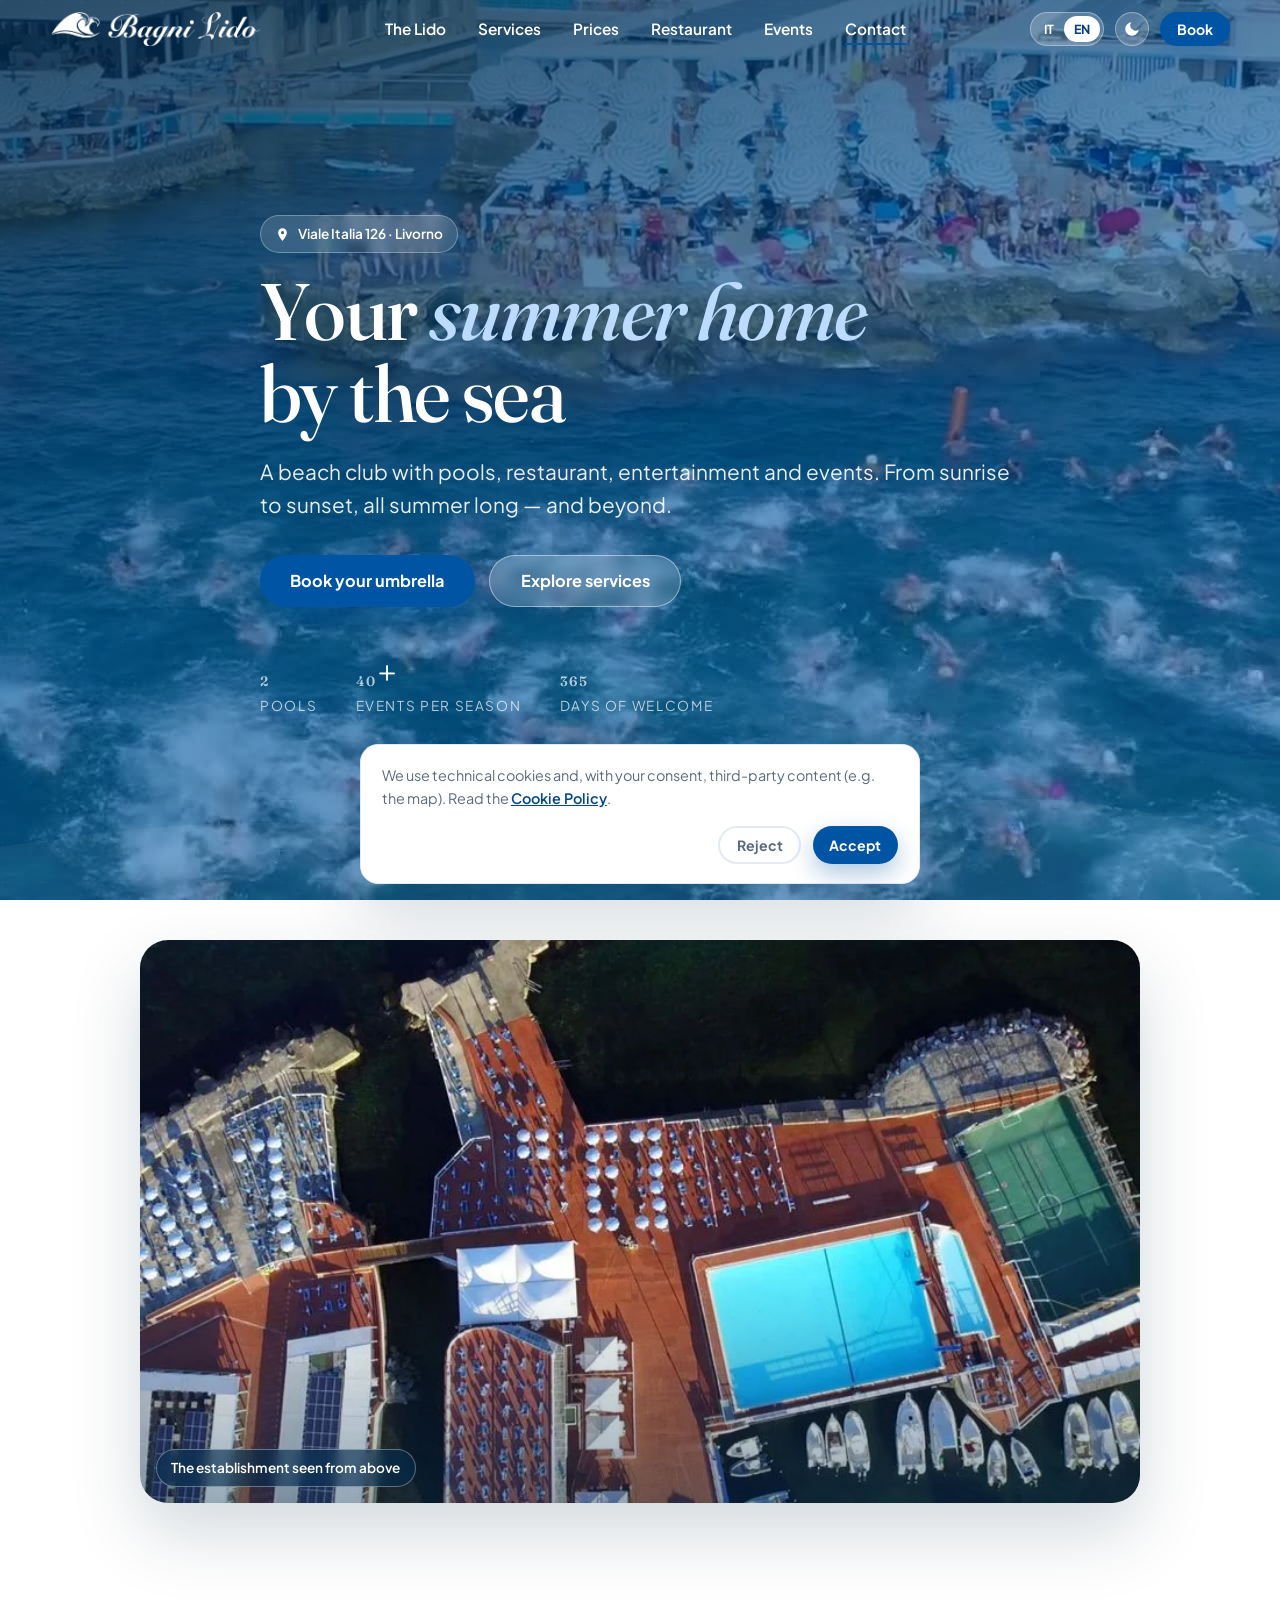
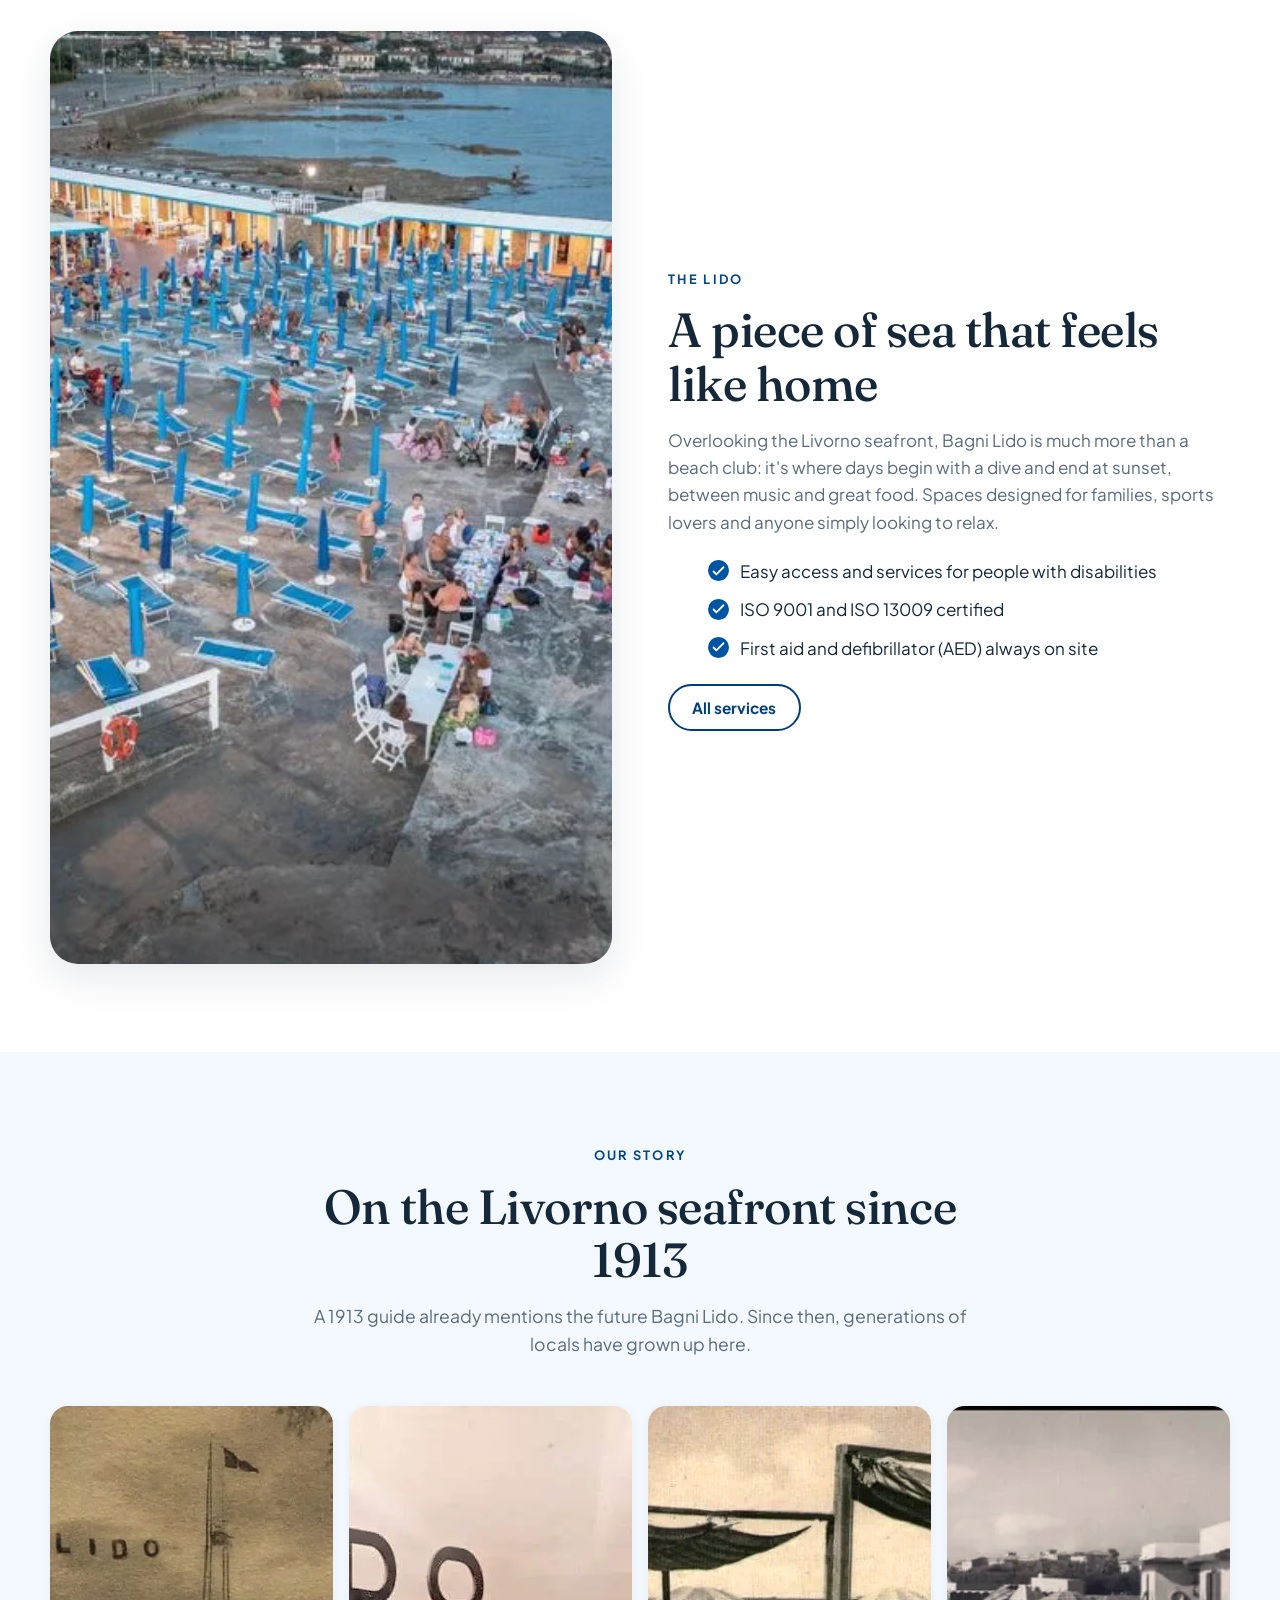
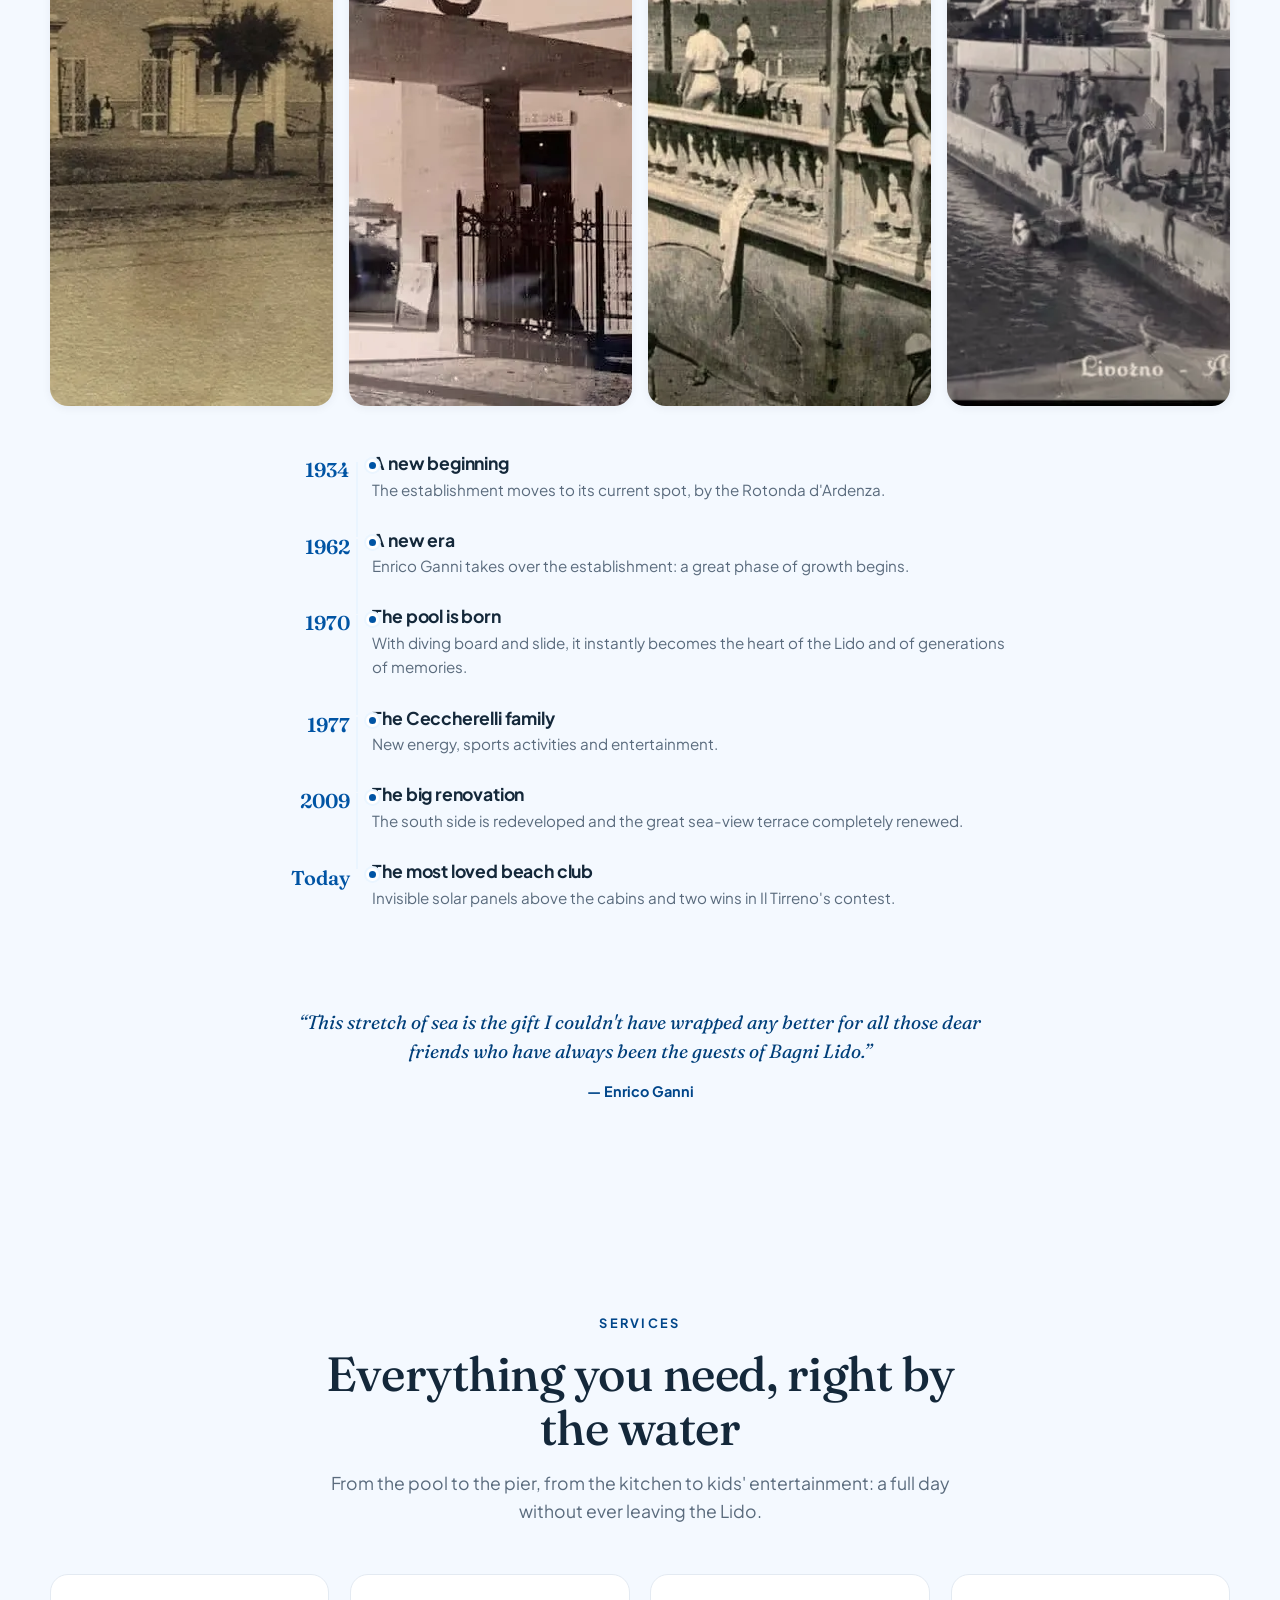
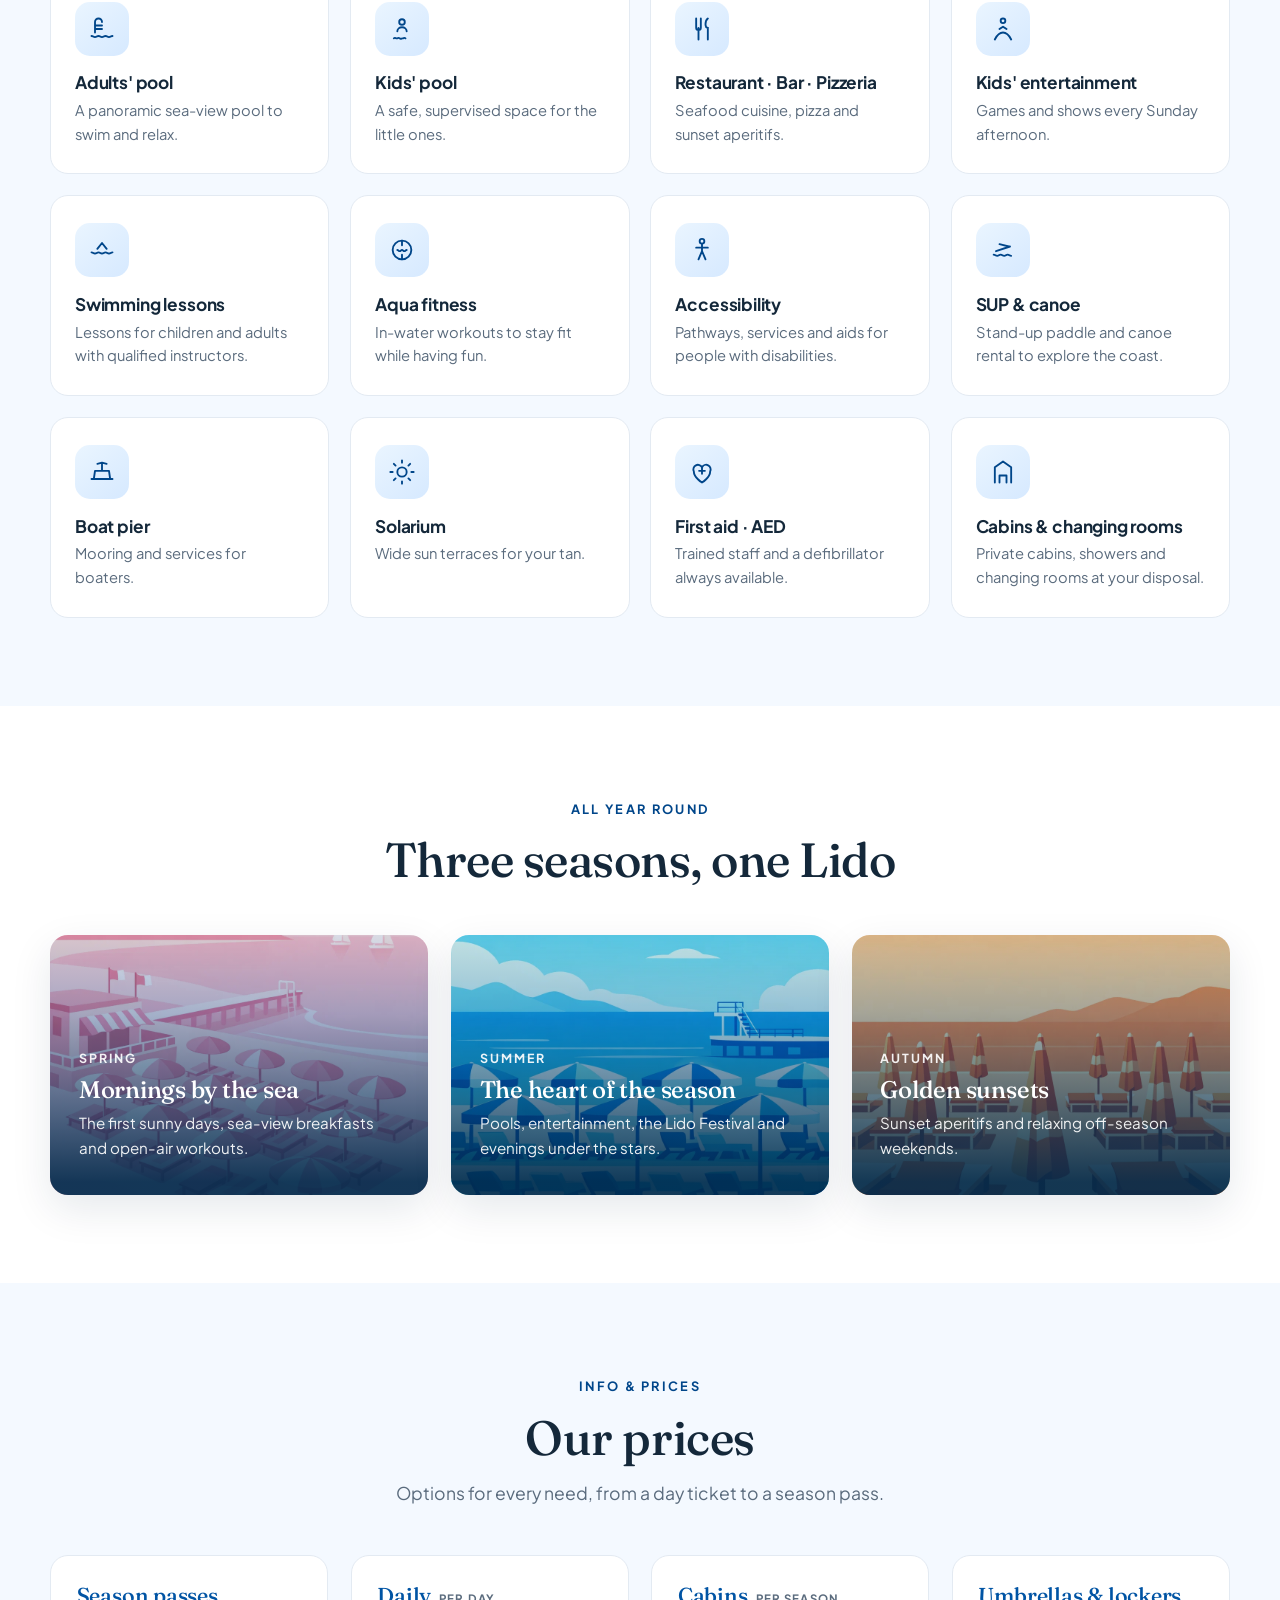
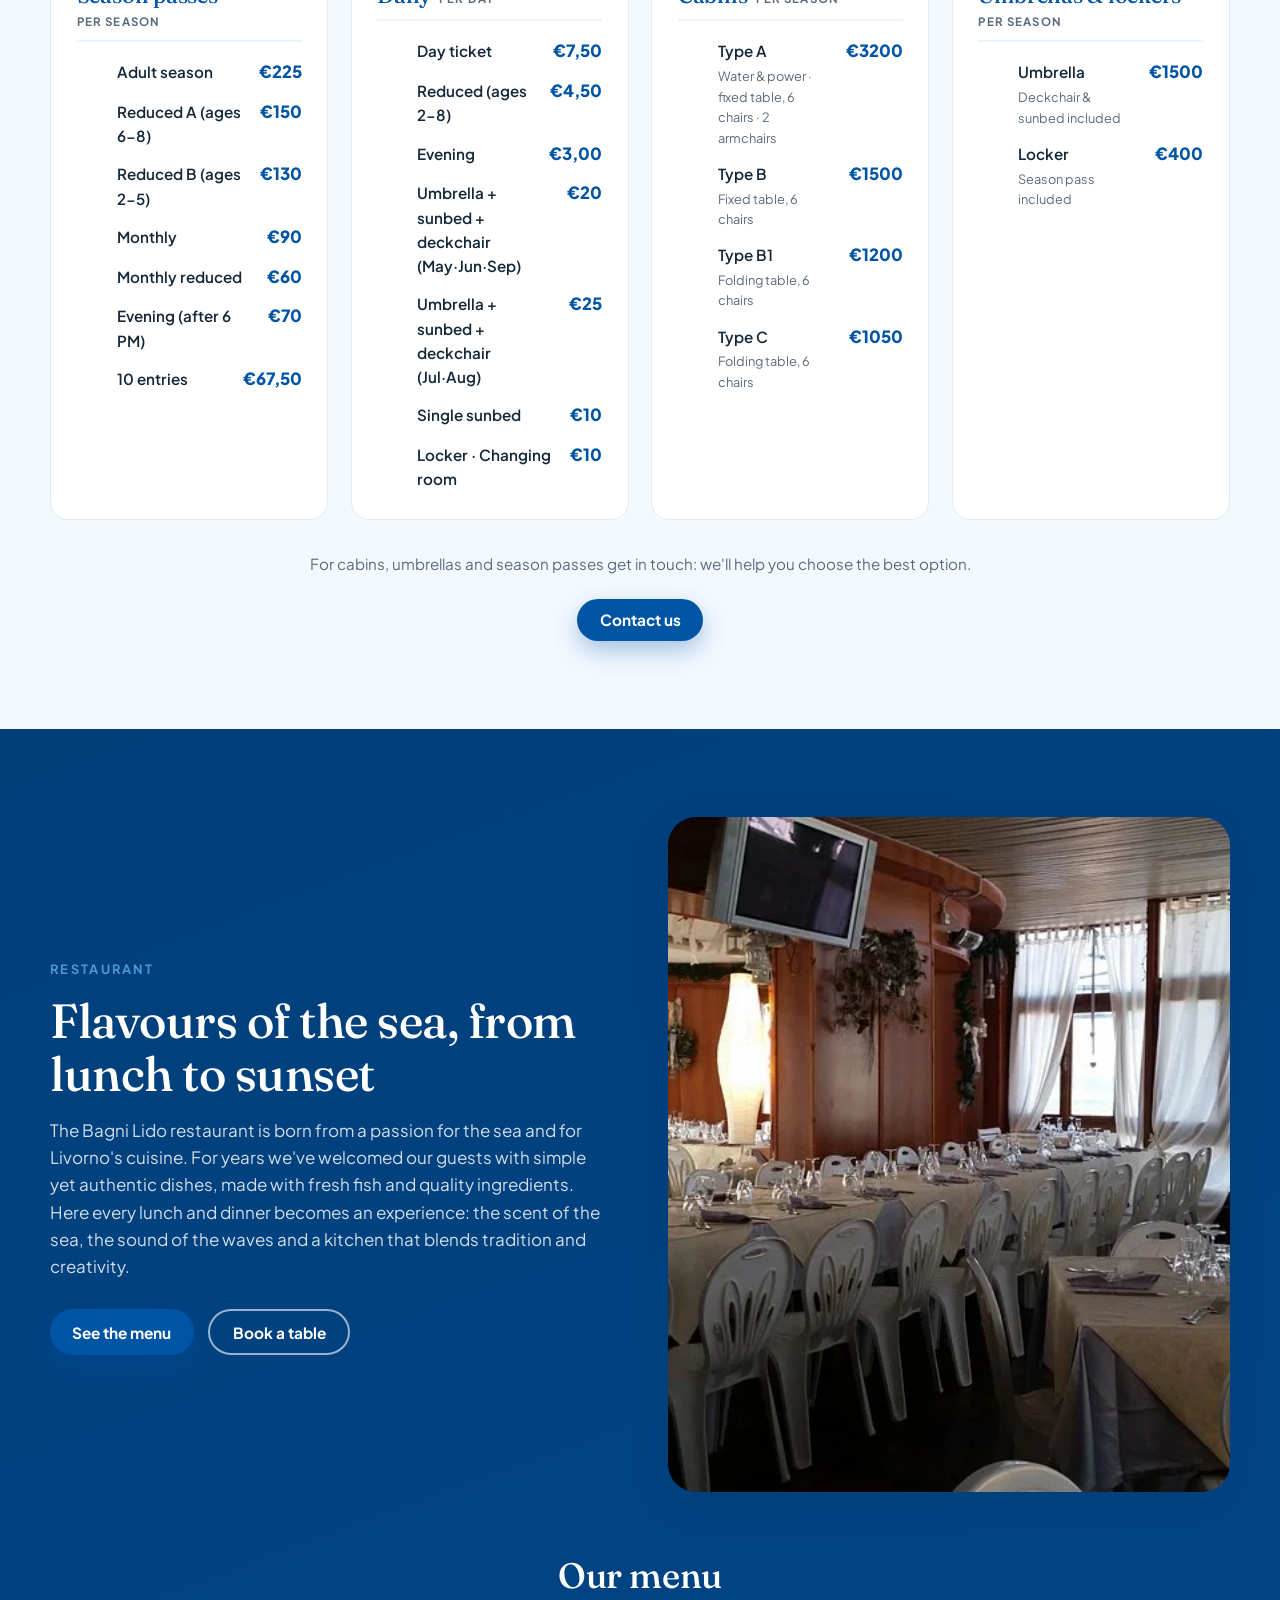
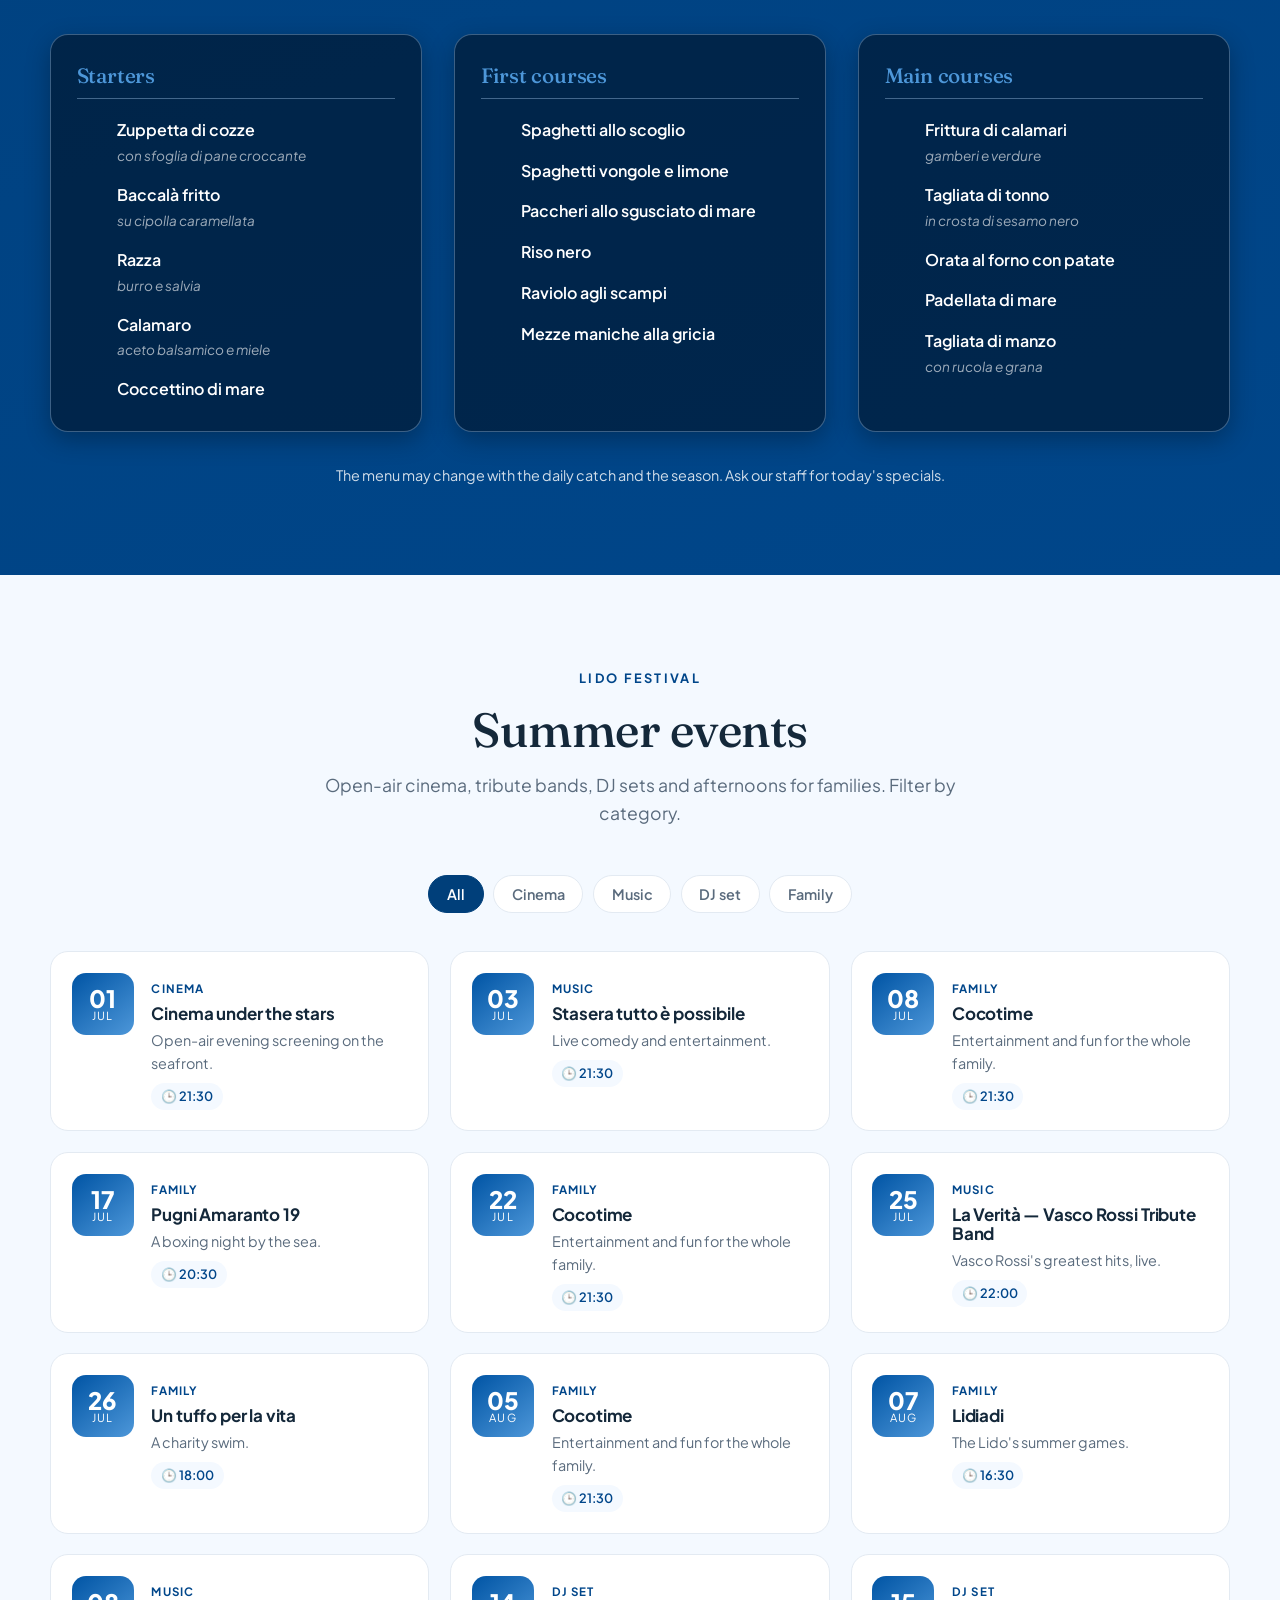
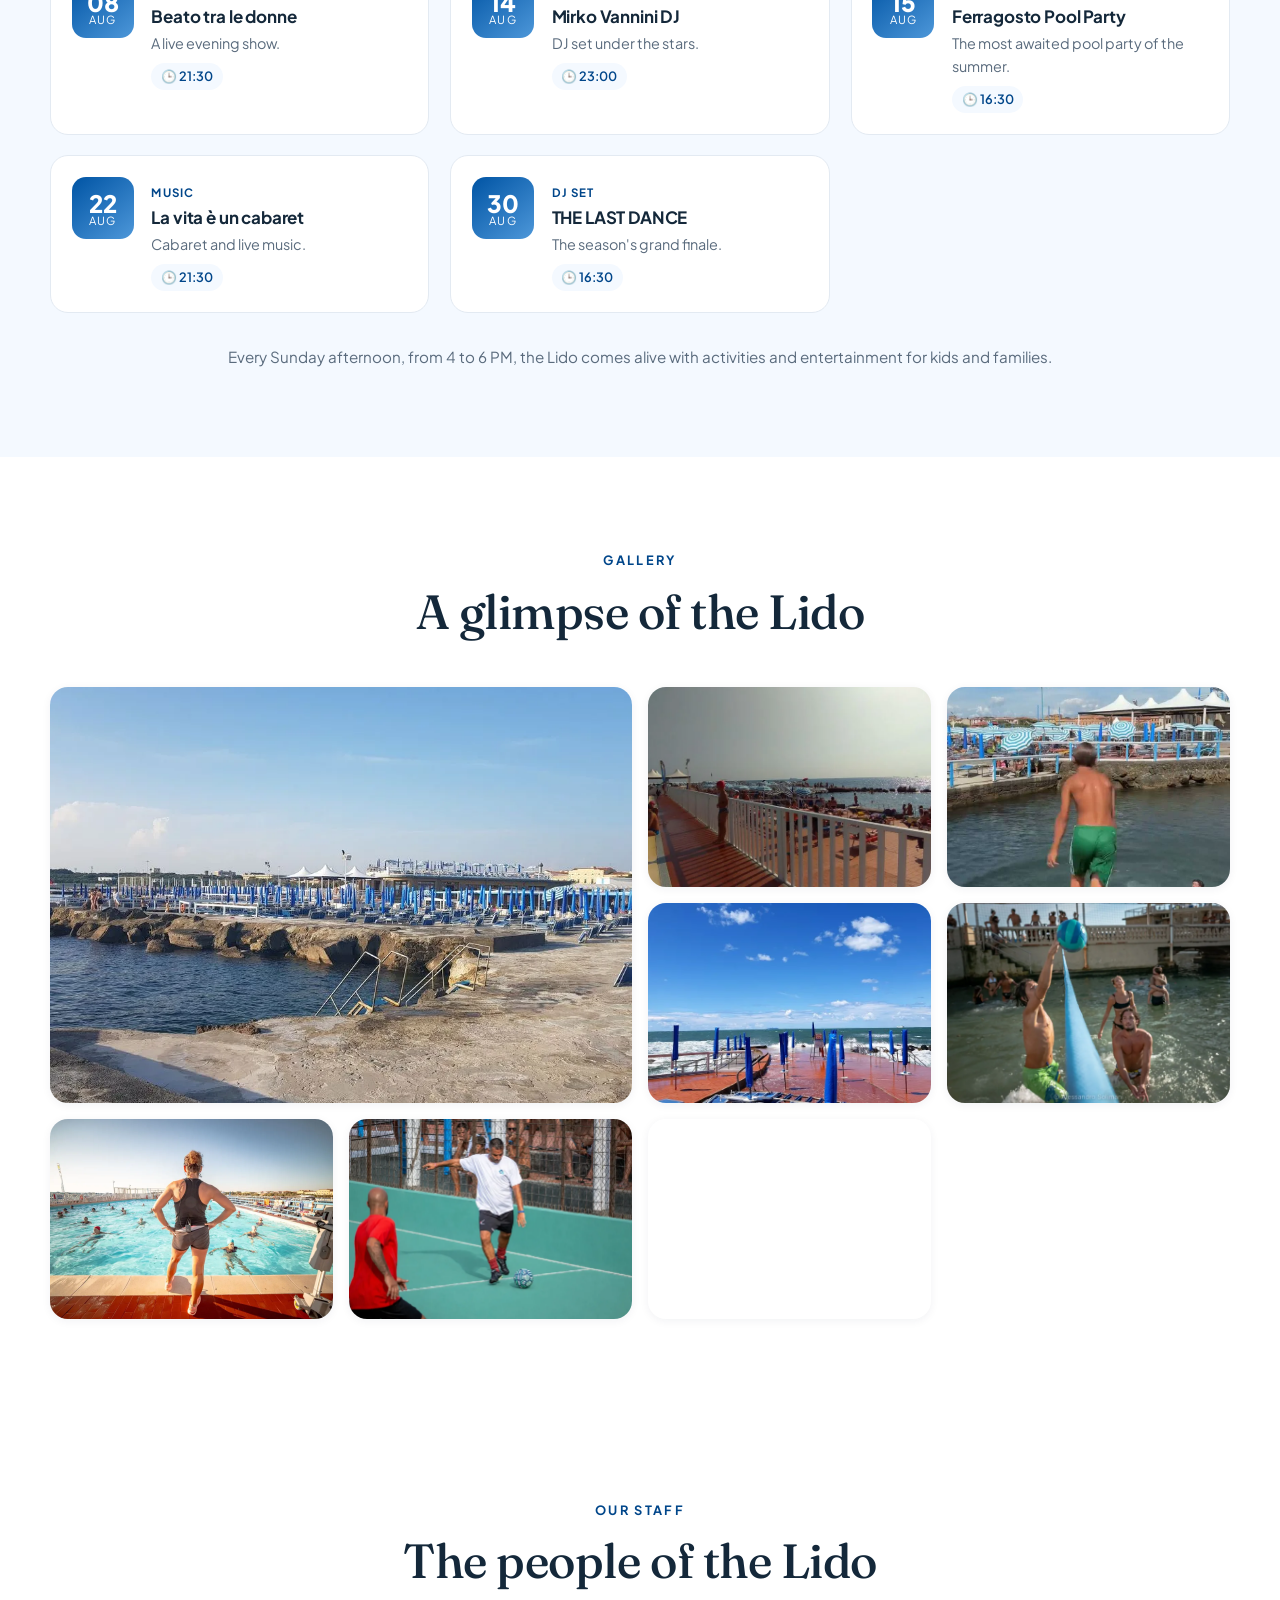
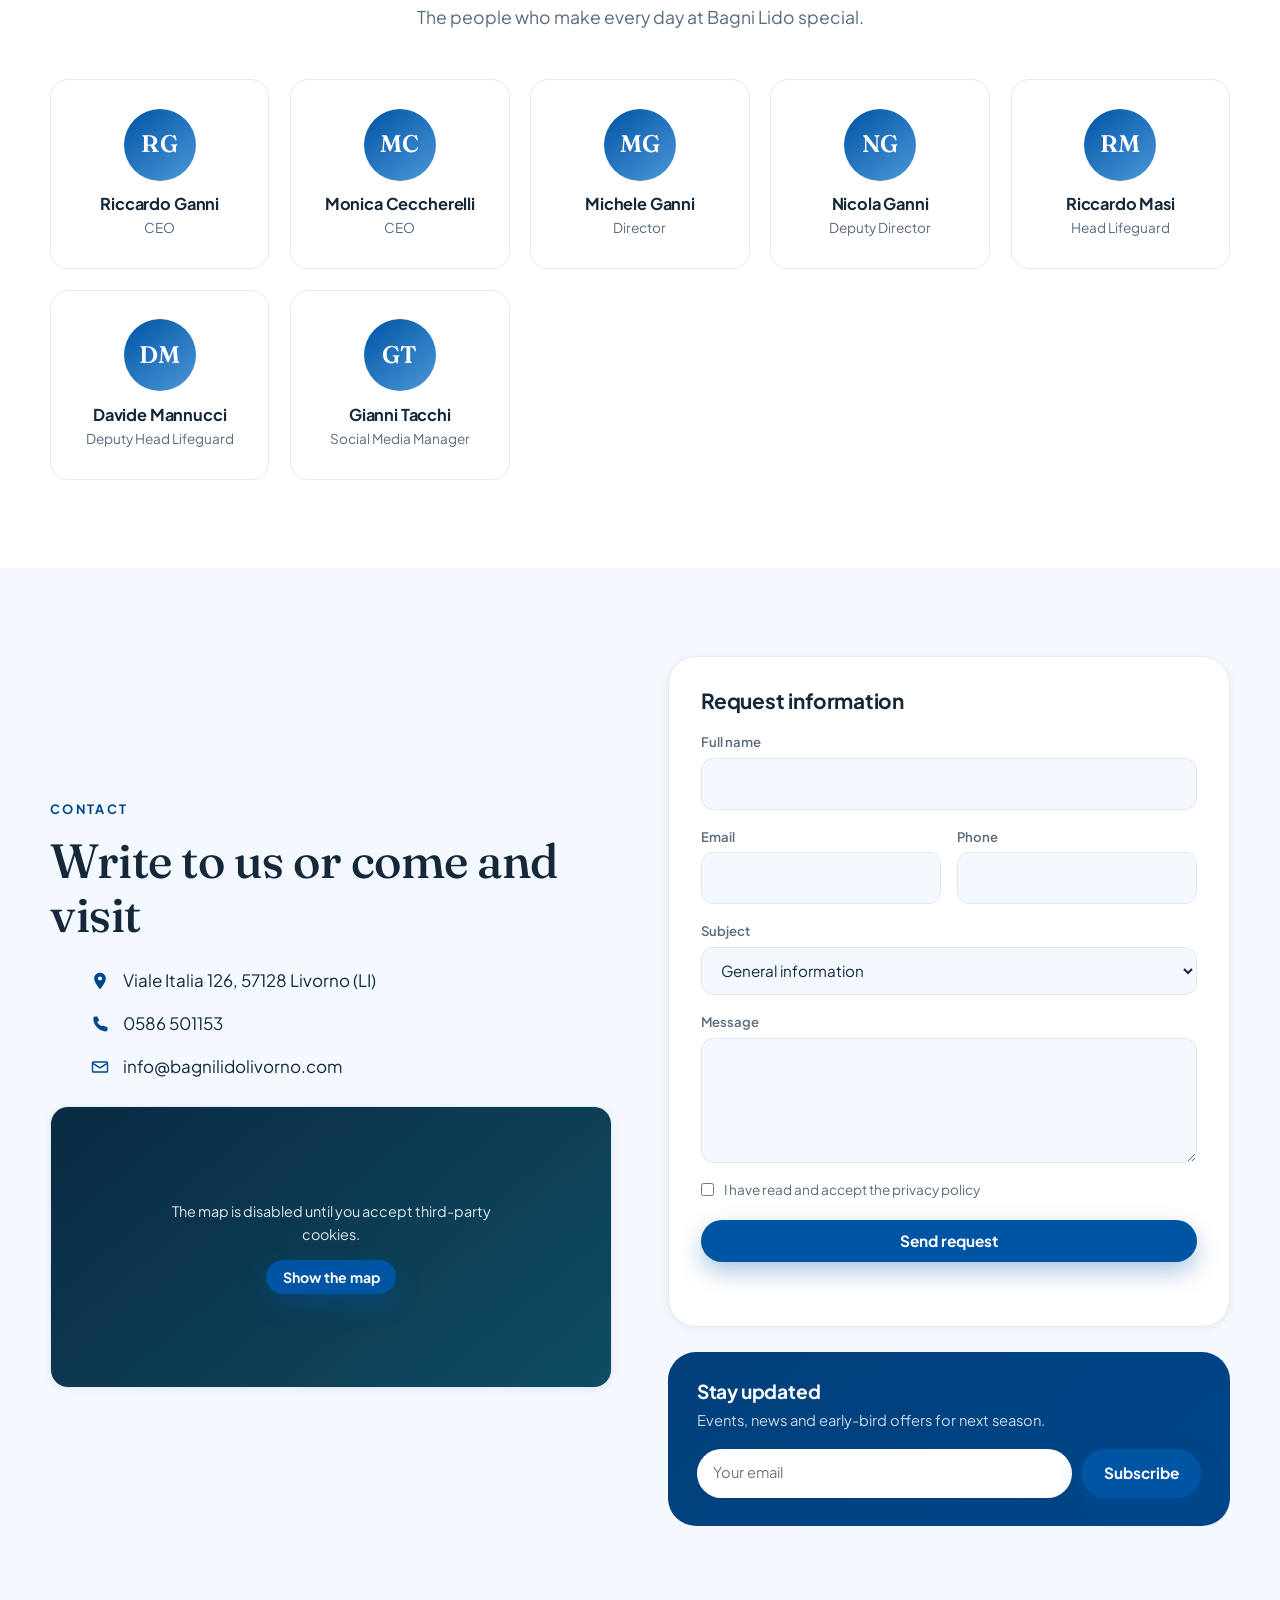
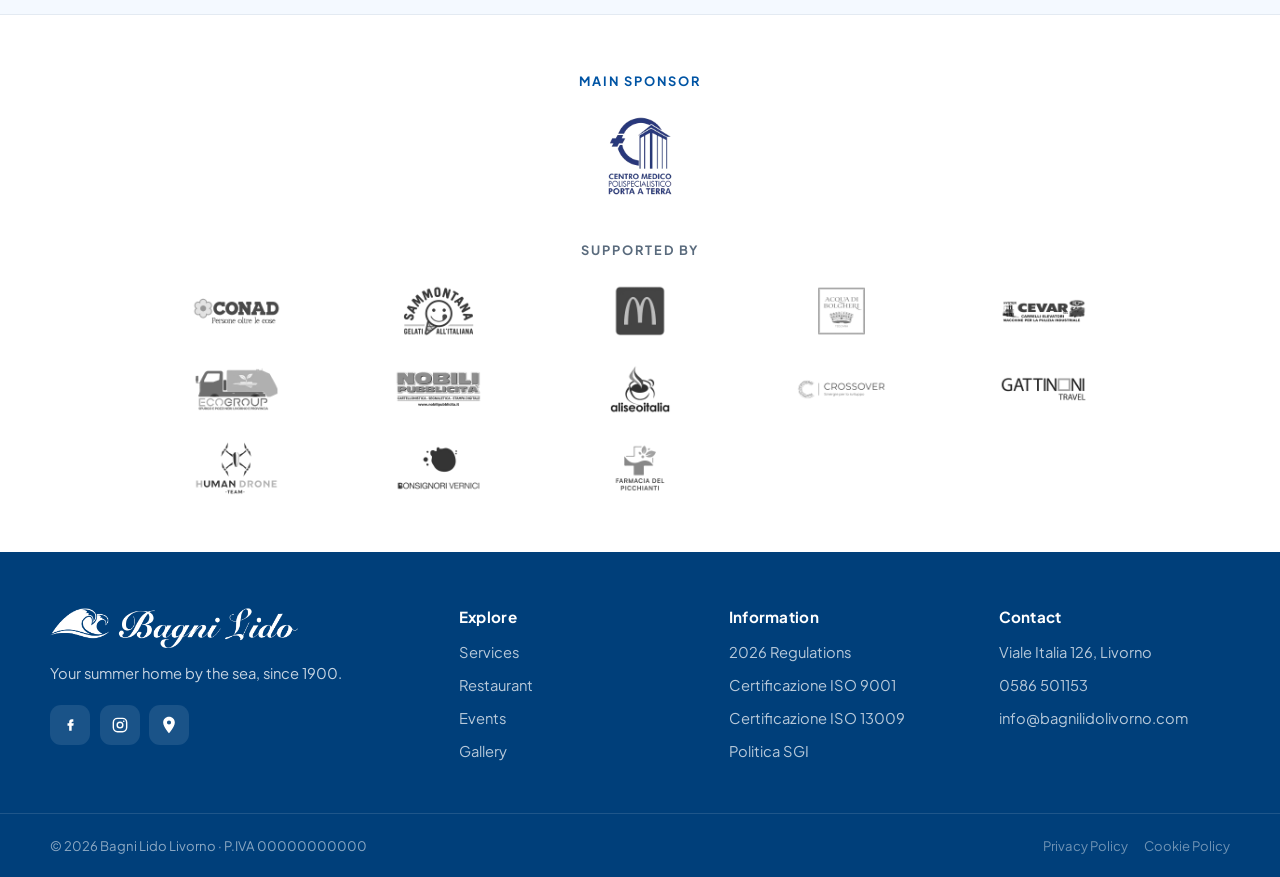
<file: index.html>
<!DOCTYPE html>
<html lang="it">
<head>
  <meta charset="UTF-8">
  <meta name="viewport" content="width=device-width, initial-scale=1.0">
  <meta name="theme-color" content="#0054a4">
  <!-- Tema (applicato subito per evitare il flash) -->
  <script>(function(){try{var t=localStorage.getItem('lido_theme')||(window.matchMedia&&window.matchMedia('(prefers-color-scheme:dark)').matches?'dark':'light');document.documentElement.setAttribute('data-theme',t);}catch(e){}})();</script>

  <!-- ============ SEO ============ -->
  <title>Bagni Lido Livorno · Stabilimento balneare, piscine, ristorante ed eventi</title>
  <meta name="description" content="Bagni Lido Livorno: la tua casa estiva sul mare in Viale Italia 126. Piscine per adulti e bambini, ristorante, pizzeria, animazione, corsi di nuoto, eventi e Lido Festival. Prenota online il tuo ombrellone.">
  <meta name="keywords" content="bagni lido livorno, stabilimento balneare livorno, piscine livorno, ristorante mare livorno, ombrellone livorno, eventi livorno, lido festival">
  <meta name="author" content="Bagni Lido Livorno">
  <link rel="canonical" href="https://bagnilidolivorno.com/">

  <!-- Lingue alternative -->
  <link rel="alternate" hreflang="it" href="https://bagnilidolivorno.com/">
  <link rel="alternate" hreflang="en" href="https://bagnilidolivorno.com/?lang=en">
  <link rel="alternate" hreflang="x-default" href="https://bagnilidolivorno.com/">

  <!-- ============ Open Graph / Social ============ -->
  <meta property="og:type" content="website">
  <meta property="og:site_name" content="Bagni Lido Livorno">
  <meta property="og:title" content="Bagni Lido Livorno · La tua casa estiva sul mare">
  <meta property="og:description" content="Piscine, ristorante, eventi e Lido Festival a Livorno. Prenota online il tuo ombrellone.">
  <meta property="og:url" content="https://bagnilidolivorno.com/">
  <meta property="og:locale" content="it_IT">
  <meta property="og:locale:alternate" content="en_US">
  <meta property="og:image" content="https://bagnilidolivorno.com/assets/img/og-cover.jpg">
  <meta property="og:image:width" content="1200">
  <meta property="og:image:height" content="630">
  <meta name="twitter:card" content="summary_large_image">
  <meta name="twitter:title" content="Bagni Lido Livorno · La tua casa estiva sul mare">
  <meta name="twitter:description" content="Piscine, ristorante, eventi e Lido Festival a Livorno. Prenota online il tuo ombrellone.">
  <meta name="twitter:image" content="https://bagnilidolivorno.com/assets/img/og-cover.jpg">

  <!-- ============ Icone ============ -->
  <link rel="icon" type="image/png" href="favicon.png">
  <link rel="apple-touch-icon" href="assets/img/apple-touch-icon.png">
  <link rel="manifest" href="site.webmanifest">

  <!-- ============ Font ============ -->
  <link rel="preconnect" href="https://fonts.googleapis.com">
  <link rel="preconnect" href="https://fonts.gstatic.com" crossorigin>
  <link href="https://fonts.googleapis.com/css2?family=Fraunces:opsz,wght@9..144,400;9..144,500;9..144,600&family=Plus+Jakarta+Sans:wght@400;500;600;700;800&display=swap" rel="stylesheet">

  <!-- ============ CSS ============ -->
  <link rel="stylesheet" href="assets/css/style.css">

  <!-- ============ Dati strutturati: attività locale ============ -->
  <script type="application/ld+json">
  {
    "@context": "https://schema.org",
    "@type": "BeachResort",
    "name": "Bagni Lido Livorno",
    "image": "https://bagnilidolivorno.com/assets/img/og-cover.jpg",
    "url": "https://bagnilidolivorno.com/",
    "telephone": "+390586501153",
    "email": "info@bagnilidolivorno.com",
    "priceRange": "€€",
    "address": {
      "@type": "PostalAddress",
      "streetAddress": "Viale Italia 126",
      "addressLocality": "Livorno",
      "postalCode": "57128",
      "addressRegion": "LI",
      "addressCountry": "IT"
    },
    "geo": {
      "@type": "GeoCoordinates",
      "latitude": 43.5335,
      "longitude": 10.3010
    },
    "sameAs": [
      "https://www.facebook.com/bagnilidolivorno",
      "https://www.instagram.com/bagnilidolivorno"
    ],
    "amenityFeature": [
      { "@type": "LocationFeatureSpecification", "name": "Piscine", "value": true },
      { "@type": "LocationFeatureSpecification", "name": "Ristorante", "value": true },
      { "@type": "LocationFeatureSpecification", "name": "Accessibilità disabili", "value": true },
      { "@type": "LocationFeatureSpecification", "name": "Animazione bambini", "value": true }
    ]
  }
  </script>
</head>

<body data-lang="it">

<!-- ============================ SKIP LINK (accessibilità) ============================ -->
<a class="skip-link" href="#main" data-i18n="skip">Vai al contenuto</a>

<!-- ============================ HEADER ============================ -->
<header class="site-header" id="header">
  <div class="container nav-wrap">
    <a href="#hero" class="brand" aria-label="Bagni Lido Livorno — home">
      <img class="logo logo-light" src="assets/img/logo-bianco.webp" width="200" height="32" alt="Bagni Lido Livorno">
      <img class="logo logo-dark" src="assets/img/logo-blu.webp" width="200" height="32" alt="" aria-hidden="true">
    </a>

    <nav class="main-nav" id="mainNav" aria-label="Menu principale">
      <a href="#lido" data-i18n="nav.lido">Il Lido</a>
      <a href="#servizi" data-i18n="nav.services">Servizi</a>
      <a href="#tariffe" data-i18n="nav.pricing">Tariffe</a>
      <a href="#ristorante" data-i18n="nav.restaurant">Ristorante</a>
      <a href="#eventi" data-i18n="nav.events">Eventi</a>
      <a href="#contatti" data-i18n="nav.contact">Contatti</a>
    </nav>

    <div class="nav-actions">
      <div class="lang-switch" role="group" aria-label="Lingua / Language">
        <button type="button" data-setlang="it" class="is-active" aria-pressed="true">IT</button>
        <button type="button" data-setlang="en" aria-pressed="false">EN</button>
      </div>
      <button class="theme-toggle" id="themeToggle" type="button" aria-label="Tema chiaro/scuro" aria-pressed="false">
        <svg class="ico-moon" viewBox="0 0 24 24" width="18" height="18" aria-hidden="true"><path d="M21 12.8A9 9 0 1 1 11.2 3a7 7 0 0 0 9.8 9.8Z" fill="currentColor"/></svg>
        <svg class="ico-sun" viewBox="0 0 24 24" width="18" height="18" aria-hidden="true"><circle cx="12" cy="12" r="4.3" fill="currentColor"/><g stroke="currentColor" stroke-width="2" stroke-linecap="round"><path d="M12 2.5v2.2M12 19.3v2.2M2.5 12h2.2M19.3 12h2.2M5.1 5.1l1.5 1.5M17.4 17.4l1.5 1.5M18.9 5.1l-1.5 1.5M6.6 17.4l-1.5 1.5"/></g></svg>
      </button>
      <a class="btn btn-primary btn-sm" href="https://widget.spiagge.it/stabilimenti-balneari/prenotazione/it-li-57128-bagni-lido/" target="_blank" rel="noopener" data-i18n="nav.book">Prenota</a>
      <button class="nav-toggle" id="navToggle" aria-label="Apri menu" aria-expanded="false" aria-controls="mainNav">
        <span></span><span></span><span></span>
      </button>
    </div>
  </div>
</header>

<main id="main">

<!-- ============================ HERO ============================ -->
<section class="hero" id="hero">
  <div class="hero-bg" aria-hidden="true">
    <video class="hero-video" autoplay muted loop playsinline preload="auto" poster="assets/img/hero-poster.jpg">
      <source src="uploads/lido.mp4" type="video/mp4">
    </video>
    <div class="hero-overlay"></div>
    <div class="hero-waves">
      <svg viewBox="0 0 1440 320" preserveAspectRatio="none"><path d="M0,224L48,213.3C96,203,192,181,288,181.3C384,181,480,203,576,213.3C672,224,768,224,864,202.7C960,181,1056,139,1152,138.7C1248,139,1344,181,1392,202.7L1440,224L1440,320L0,320Z"></path></svg>
    </div>
  </div>

  <div class="container hero-inner">
    <span class="pill" data-reveal>
      <svg viewBox="0 0 24 24" width="15" height="15" aria-hidden="true"><path d="M12 2C8 2 5 5 5 9c0 5 7 13 7 13s7-8 7-13c0-4-3-7-7-7Zm0 9.5A2.5 2.5 0 1 1 12 6.5a2.5 2.5 0 0 1 0 5Z" fill="currentColor"/></svg>
      Viale Italia 126 · Livorno
    </span>

    <h1 data-reveal data-i18n="hero.title">La tua <em>casa estiva</em><br>sul mare</h1>
    <p class="hero-sub" data-reveal data-i18n="hero.sub">Stabilimento balneare con piscine, ristorante, animazione ed eventi. Dal mattino al tramonto, tutta l'estate — e oltre.</p>

    <div class="hero-cta" data-reveal>
      <a class="btn btn-primary btn-lg" href="https://widget.spiagge.it/stabilimenti-balneari/prenotazione/it-li-57128-bagni-lido/" target="_blank" rel="noopener" data-i18n="hero.book">Prenota l'ombrellone</a>
      <a class="btn btn-ghost btn-lg" href="#servizi" data-i18n="hero.discover">Scopri i servizi</a>
    </div>

    <div class="hero-stats" data-reveal>
      <div class="stat"><strong data-count="2"><span class="num" data-target="2">2</span></strong><span data-i18n="hero.stat1">Piscine</span></div>
      <div class="stat"><strong><span class="num" data-target="40">40</span>+</strong><span data-i18n="hero.stat2">Eventi a stagione</span></div>
      <div class="stat"><strong><span class="num" data-target="365">365</span></strong><span data-i18n="hero.stat3">Giorni di accoglienza</span></div>
    </div>
  </div>

  <div class="hero-live" data-reveal aria-label="Meteo Livorno">
    <span class="live-dot"></span>
    <span data-i18n="hero.live">Livorno ora</span>
    <strong id="liveTemp">— °C</strong>
    <span class="live-sep">·</span>
    <span data-i18n="hero.water">Acqua</span> <strong id="liveWater">— °C</strong>
  </div>
</section>

<!-- ============================ PANORAMA ============================ -->
<section class="panorama-sec" aria-label="Vista aerea del Bagni Lido Livorno">
  <div class="container">
    <figure class="panorama">
      <img src="uploads/photos/aerial-top.webp" width="860" height="484" loading="lazy" decoding="async" alt="Vista aerea dall'alto del Bagni Lido Livorno: piscina, campo da gioco, ombrelloni e pontile barche">
      <figcaption class="panorama-cap">
        <span class="pill" data-i18n="panorama.cap">Lo stabilimento visto dall'alto</span>
      </figcaption>
    </figure>
  </div>
</section>

<!-- ============================ IL LIDO / CHI SIAMO ============================ -->
<section class="section" id="lido">
  <div class="container grid-2">
    <div class="media-card" data-reveal>
      <img class="media-img ratio-43" src="uploads/photos/aerial-dusk.webp" width="1400" height="933" loading="lazy" decoding="async" alt="Vista aerea al tramonto del Bagni Lido Livorno con ombrelloni blu e clienti">
    </div>
    <div data-reveal>
      <span class="eyebrow" data-i18n="lido.eyebrow">Il Lido</span>
      <h2 data-i18n="lido.title">Un pezzo di mare che diventa casa</h2>
      <p data-i18n="lido.p1">Affacciato sul lungomare di Livorno, il Bagni Lido è molto più di uno stabilimento balneare: è il posto dove le giornate iniziano con un tuffo e finiscono al tramonto, tra musica e buona cucina. Spazi pensati per famiglie, sportivi e per chi cerca semplicemente relax.</p>
      <ul class="check-list" data-reveal-group>
        <li data-i18n="lido.li1">Accesso facilitato e servizi per persone con disabilità</li>
        <li data-i18n="lido.li2">Certificazioni ISO 9001 e ISO 13009</li>
        <li data-i18n="lido.li3">Primo soccorso e defibrillatore (DAE) sempre presenti</li>
      </ul>
      <a class="btn btn-outline" href="#servizi" data-i18n="lido.cta">Tutti i servizi</a>
    </div>
  </div>
</section>

<!-- ============================ STORIA ============================ -->
<section class="section section-tint" id="storia">
  <div class="container">
    <div class="section-head" data-reveal>
      <span class="eyebrow" data-i18n="story.eyebrow">La nostra storia</span>
      <h2 data-i18n="story.title">Dal 1913 sul mare di Livorno</h2>
      <p class="lead" data-i18n="story.sub">Una guida del 1913 cita già il futuro Bagni Lido. Da allora, generazioni di livornesi sono cresciute qui.</p>
    </div>

    <div class="story-photos" data-reveal-group>
      <img src="uploads/photos/story2.webp" width="900" height="600" loading="lazy" decoding="async" alt="L'ingresso storico del Bagni Lido Livorno">
      <img src="uploads/photos/story1.webp" width="900" height="600" loading="lazy" decoding="async" alt="Il Bagni Lido in una cartolina d'epoca">
      <img src="uploads/photos/story3.webp" width="900" height="600" loading="lazy" decoding="async" alt="Il pontile storico del Bagni Lido">
      <img src="uploads/photos/story4.webp" width="900" height="600" loading="lazy" decoding="async" alt="La piscina del Bagni Lido in una foto d'epoca">
    </div>

    <ol class="timeline" data-reveal-group>
      <li><span class="tl-year">1934</span><div><h3 data-i18n="tl.1.t">Un nuovo inizio</h3><p data-i18n="tl.1.d">Lo stabilimento si trasferisce nella posizione attuale, presso la Rotonda d'Ardenza.</p></div></li>
      <li><span class="tl-year">1962</span><div><h3 data-i18n="tl.2.t">Una nuova era</h3><p data-i18n="tl.2.d">Enrico Ganni rileva lo stabilimento: inizia una grande fase di sviluppo.</p></div></li>
      <li><span class="tl-year">1970</span><div><h3 data-i18n="tl.3.t">Nasce la piscina</h3><p data-i18n="tl.3.d">Con trampolino e scivolo, diventa subito il cuore del Lido e dei ricordi di intere generazioni.</p></div></li>
      <li><span class="tl-year">1977</span><div><h3 data-i18n="tl.4.t">La famiglia Ceccherelli</h3><p data-i18n="tl.4.d">Nuove energie, attività sportive e intrattenimento.</p></div></li>
      <li><span class="tl-year">2009</span><div><h3 data-i18n="tl.5.t">La grande ristrutturazione</h3><p data-i18n="tl.5.d">Riqualificato il lato sud e completamente rinnovata la grande terrazza sul mare.</p></div></li>
      <li><span class="tl-year" data-i18n="tl.6.y">Oggi</span><div><h3 data-i18n="tl.6.t">Lo stabilimento più amato</h3><p data-i18n="tl.6.d">Pannelli fotovoltaici invisibili sopra le cabine e due vittorie al concorso de Il Tirreno.</p></div></li>
    </ol>

    <blockquote class="story-quote" data-reveal>
      <p data-i18n="story.quote">«Questa parte di mare è il regalo che non avrei potuto confezionare meglio per tutti quei carissimi amici che sono sempre stati i clienti dei Bagni Lido.»</p>
      <cite>— Enrico Ganni</cite>
    </blockquote>
  </div>
</section>

<!-- ============================ SERVIZI ============================ -->
<section class="section section-tint" id="servizi">
  <div class="container">
    <div class="section-head" data-reveal>
      <span class="eyebrow" data-i18n="services.eyebrow">Servizi</span>
      <h2 data-i18n="services.title">Tutto quello che ti serve, a riva</h2>
      <p class="lead" data-i18n="services.sub">Dalla piscina al pontile, dalla cucina all'animazione: una giornata completa senza mai muoverti dal Lido.</p>
    </div>

    <div class="cards-grid" data-reveal-group>
      <!-- ogni card: icona SVG inline (leggera) -->
      <article class="svc-card">
        <span class="svc-ico"><svg viewBox="0 0 24 24"><path d="M3 18c1.5 0 1.5 1 3 1s1.5-1 3-1 1.5 1 3 1 1.5-1 3-1 1.5 1 3 1 1.5-1 3-1M6 15V6a3 3 0 0 1 6 0M6 9h6M6 12h6" fill="none" stroke="currentColor" stroke-width="1.6" stroke-linecap="round"/></svg></span>
        <h3 data-i18n="svc.pool.t">Piscina adulti</h3>
        <p data-i18n="svc.pool.d">Vasca panoramica con vista mare per nuotare e rilassarsi.</p>
      </article>
      <article class="svc-card">
        <span class="svc-ico"><svg viewBox="0 0 24 24"><circle cx="12" cy="6" r="2.4" fill="none" stroke="currentColor" stroke-width="1.6"/><path d="M5 20c1-1 1.5 0 2.5 0S9 19 10 20s1.5 0 2.5 0 1.5-1 2.5 0M8 14c0-2 1.8-3.5 4-3.5s4 1.5 4 3.5" fill="none" stroke="currentColor" stroke-width="1.6" stroke-linecap="round"/></svg></span>
        <h3 data-i18n="svc.kidspool.t">Piscina bambini</h3>
        <p data-i18n="svc.kidspool.d">Spazio sicuro e sorvegliato per i più piccoli.</p>
      </article>
      <article class="svc-card">
        <span class="svc-ico"><svg viewBox="0 0 24 24"><path d="M7 3v8a2 2 0 0 0 4 0V3M9 11v10M17 3c-1.5 1-2 3-2 5s.5 3 2 3v10" fill="none" stroke="currentColor" stroke-width="1.6" stroke-linecap="round"/></svg></span>
        <h3 data-i18n="svc.food.t">Ristorante · Bar · Pizzeria</h3>
        <p data-i18n="svc.food.d">Cucina di mare, pizza e aperitivi al tramonto.</p>
      </article>
      <article class="svc-card">
        <span class="svc-ico"><svg viewBox="0 0 24 24"><circle cx="12" cy="5" r="2" fill="none" stroke="currentColor" stroke-width="1.6"/><path d="M5 21c2-4 4-6 7-6s5 2 7 6M9 12l3-2 3 2" fill="none" stroke="currentColor" stroke-width="1.6" stroke-linecap="round" stroke-linejoin="round"/></svg></span>
        <h3 data-i18n="svc.anim.t">Animazione bimbi</h3>
        <p data-i18n="svc.anim.d">Giochi e spettacoli ogni domenica pomeriggio.</p>
      </article>
      <article class="svc-card">
        <span class="svc-ico"><svg viewBox="0 0 24 24"><path d="M3 14c1.5 0 1.5 1 3 1s1.5-1 3-1 1.5 1 3 1 1.5-1 3-1 1.5 1 3 1 1.5-1 3-1M8 11l4-5 4 5" fill="none" stroke="currentColor" stroke-width="1.6" stroke-linecap="round" stroke-linejoin="round"/><circle cx="12" cy="6" r="0" /></svg></span>
        <h3 data-i18n="svc.swim.t">Corsi di nuoto</h3>
        <p data-i18n="svc.swim.d">Lezioni per bambini e adulti con istruttori qualificati.</p>
      </article>
      <article class="svc-card">
        <span class="svc-ico"><svg viewBox="0 0 24 24"><circle cx="12" cy="12" r="8" fill="none" stroke="currentColor" stroke-width="1.6"/><path d="M8 12c1 0 1 1 2 1s1-1 2-1 1 1 2 1 1-1 2-1M12 4v4M12 16v4" fill="none" stroke="currentColor" stroke-width="1.6" stroke-linecap="round"/></svg></span>
        <h3 data-i18n="svc.aqua.t">Acquagym</h3>
        <p data-i18n="svc.aqua.d">Fitness in acqua per tenersi in forma divertendosi.</p>
      </article>
      <article class="svc-card">
        <span class="svc-ico"><svg viewBox="0 0 24 24"><circle cx="12" cy="4.5" r="2" fill="none" stroke="currentColor" stroke-width="1.6"/><path d="M12 7v6m0 0-3 7m3-7 3 7M7 10h10" fill="none" stroke="currentColor" stroke-width="1.6" stroke-linecap="round"/></svg></span>
        <h3 data-i18n="svc.access.t">Accessibilità</h3>
        <p data-i18n="svc.access.d">Percorsi, servizi e ausili per persone con disabilità.</p>
      </article>
      <article class="svc-card">
        <span class="svc-ico"><svg viewBox="0 0 24 24"><path d="M4 16c1.5 0 1.5 1 3 1s1.5-1 3-1 1.5 1 3 1 1.5-1 3-1 1.5 1 3 1M6 13l12-4M9 7l8 2" fill="none" stroke="currentColor" stroke-width="1.6" stroke-linecap="round" stroke-linejoin="round"/></svg></span>
        <h3 data-i18n="svc.sup.t">SUP & canoa</h3>
        <p data-i18n="svc.sup.d">Noleggio stand-up paddle e canoe per esplorare la costa.</p>
      </article>
      <article class="svc-card">
        <span class="svc-ico"><svg viewBox="0 0 24 24"><path d="M3 18h18M5 18l1-7h12l1 7M12 4v7M12 4l4 1M12 4 8 5" fill="none" stroke="currentColor" stroke-width="1.6" stroke-linecap="round" stroke-linejoin="round"/></svg></span>
        <h3 data-i18n="svc.harbor.t">Pontile barche</h3>
        <p data-i18n="svc.harbor.d">Attracco e servizi per i diportisti.</p>
      </article>
      <article class="svc-card">
        <span class="svc-ico"><svg viewBox="0 0 24 24"><circle cx="12" cy="12" r="4" fill="none" stroke="currentColor" stroke-width="1.6"/><path d="M12 2v2m0 16v2M2 12h2m16 0h2M5 5l1.5 1.5M17.5 17.5 19 19M19 5l-1.5 1.5M6.5 17.5 5 19" fill="none" stroke="currentColor" stroke-width="1.6" stroke-linecap="round"/></svg></span>
        <h3 data-i18n="svc.solarium.t">Solarium</h3>
        <p data-i18n="svc.solarium.d">Ampie terrazze al sole per la tua tintarella.</p>
      </article>
      <article class="svc-card">
        <span class="svc-ico"><svg viewBox="0 0 24 24"><path d="M12 21s-7-4.3-7-9.5A3.5 3.5 0 0 1 12 8a3.5 3.5 0 0 1 7 3.5C19 16.7 12 21 12 21Z" fill="none" stroke="currentColor" stroke-width="1.6" stroke-linejoin="round"/><path d="M12 8.5v5M9.5 11h5" stroke="currentColor" stroke-width="1.6" stroke-linecap="round"/></svg></span>
        <h3 data-i18n="svc.aid.t">Primo soccorso · DAE</h3>
        <p data-i18n="svc.aid.d">Personale formato e defibrillatore sempre disponibili.</p>
      </article>
      <article class="svc-card">
        <span class="svc-ico"><svg viewBox="0 0 24 24"><path d="M5 21V8l7-5 7 5v13M9 21v-6h6v6" fill="none" stroke="currentColor" stroke-width="1.6" stroke-linecap="round" stroke-linejoin="round"/></svg></span>
        <h3 data-i18n="svc.cabin.t">Cabine & spogliatoi</h3>
        <p data-i18n="svc.cabin.d">Cabine private, docce e spogliatoi a tua disposizione.</p>
      </article>
    </div>
  </div>
</section>

<!-- ============================ STAGIONI ============================ -->
<section class="section" id="stagioni">
  <div class="container">
    <div class="section-head" data-reveal>
      <span class="eyebrow" data-i18n="seasons.eyebrow">Tutto l'anno</span>
      <h2 data-i18n="seasons.title">Tre stagioni, un solo Lido</h2>
    </div>
    <div class="seasons" data-reveal-group>
      <article class="season spring">
        <span class="season-tag" data-i18n="seasons.s1.tag">Primavera</span>
        <h3 data-i18n="seasons.s1.t">Risvegli sul mare</h3>
        <p data-i18n="seasons.s1.d">Le prime giornate di sole, colazioni vista mare e allenamenti all'aria aperta.</p>
      </article>
      <article class="season summer">
        <span class="season-tag" data-i18n="seasons.s2.tag">Estate</span>
        <h3 data-i18n="seasons.s2.t">Il cuore della stagione</h3>
        <p data-i18n="seasons.s2.d">Piscine, animazione, Lido Festival e serate sotto le stelle.</p>
      </article>
      <article class="season autumn">
        <span class="season-tag" data-i18n="seasons.s3.tag">Autunno</span>
        <h3 data-i18n="seasons.s3.t">Tramonti d'oro</h3>
        <p data-i18n="seasons.s3.d">Aperitivi al calare del sole e weekend di relax fuori stagione.</p>
      </article>
    </div>
  </div>
</section>

<!-- ============================ TARIFFE ============================ -->
<section class="section section-tint" id="tariffe">
  <div class="container">
    <div class="section-head" data-reveal>
      <span class="eyebrow" data-i18n="pricing.eyebrow">Info e tariffe</span>
      <h2 data-i18n="pricing.title">Le nostre tariffe</h2>
      <p class="lead" data-i18n="pricing.sub">Soluzioni per ogni esigenza, dal biglietto giornaliero all'abbonamento stagionale.</p>
    </div>
    <div class="pricing-grid" id="pricingGrid" data-reveal-group>
      <!-- Popolato da assets/js/pricing.js -->
    </div>
    <p class="pricing-note" data-reveal data-i18n="pricing.note">Per cabine, ombrelloni e abbonamenti contattaci: ti aiutiamo a scegliere la soluzione migliore.</p>
    <div class="pricing-cta" data-reveal>
      <a class="btn btn-primary" href="#contatti" data-i18n="pricing.cta">Contattaci</a>
    </div>
  </div>
</section>

<!-- ============================ RISTORANTE ============================ -->
<section class="section section-dark" id="ristorante">
  <div class="container grid-2 reverse">
    <div data-reveal>
      <span class="eyebrow light" data-i18n="rest.eyebrow">Ristorante</span>
      <h2 data-i18n="rest.title">Sapori di mare, dal pranzo al tramonto</h2>
      <p data-i18n="rest.p1">Il ristorante dei Bagni Lido nasce dalla passione per il mare e per la cucina livornese. Da anni accogliamo i nostri ospiti con piatti semplici ma autentici, preparati con pesce fresco e ingredienti di qualità. Qui ogni pranzo e ogni cena diventano un'esperienza: il profumo del mare, il suono delle onde e una cucina che unisce tradizione e creatività.</p>
      <div class="rest-actions">
        <a class="btn btn-primary" href="#menu" data-i18n="rest.menu">Scopri il menù</a>
        <a class="btn btn-ghost-light" href="#contatti" data-i18n="rest.reserve">Prenota un tavolo</a>
      </div>
    </div>
    <div class="media-card" data-reveal>
      <img class="media-img ratio-43" src="uploads/photos/ristorante-interno.webp" width="1200" height="675" loading="lazy" decoding="async" alt="La sala interna del ristorante dei Bagni Lido Livorno, tavoli apparecchiati">
    </div>
  </div>

  <div class="container menu-wrap" id="menu">
    <h3 class="menu-heading" data-reveal data-i18n="menu.title">Il nostro menù</h3>
    <div class="menu-cols" data-reveal-group>
      <div class="menu-cat">
        <h4 data-i18n="menu.antipasti">Antipasti</h4>
        <ul>
          <li><span class="dish">Zuppetta di cozze</span><span class="dish-note">con sfoglia di pane croccante</span></li>
          <li><span class="dish">Baccalà fritto</span><span class="dish-note">su cipolla caramellata</span></li>
          <li><span class="dish">Razza</span><span class="dish-note">burro e salvia</span></li>
          <li><span class="dish">Calamaro</span><span class="dish-note">aceto balsamico e miele</span></li>
          <li><span class="dish">Coccettino di mare</span></li>
        </ul>
      </div>
      <div class="menu-cat">
        <h4 data-i18n="menu.primi">Primi piatti</h4>
        <ul>
          <li><span class="dish">Spaghetti allo scoglio</span></li>
          <li><span class="dish">Spaghetti vongole e limone</span></li>
          <li><span class="dish">Paccheri allo sgusciato di mare</span></li>
          <li><span class="dish">Riso nero</span></li>
          <li><span class="dish">Raviolo agli scampi</span></li>
          <li><span class="dish">Mezze maniche alla gricia</span></li>
        </ul>
      </div>
      <div class="menu-cat">
        <h4 data-i18n="menu.secondi">Secondi piatti</h4>
        <ul>
          <li><span class="dish">Frittura di calamari</span><span class="dish-note">gamberi e verdure</span></li>
          <li><span class="dish">Tagliata di tonno</span><span class="dish-note">in crosta di sesamo nero</span></li>
          <li><span class="dish">Orata al forno con patate</span></li>
          <li><span class="dish">Padellata di mare</span></li>
          <li><span class="dish">Tagliata di manzo</span><span class="dish-note">con rucola e grana</span></li>
        </ul>
      </div>
    </div>
    <p class="menu-foot" data-reveal data-i18n="menu.note">Il menù può variare in base al pescato e alla stagionalità. Chiedi al personale le proposte del giorno.</p>
  </div>
</section>

<!-- ============================ EVENTI ============================ -->
<section class="section section-tint" id="eventi">
  <div class="container">
    <div class="section-head" data-reveal>
      <span class="eyebrow" data-i18n="events.eyebrow">Lido Festival</span>
      <h2 data-i18n="events.title">Eventi dell'estate</h2>
      <p class="lead" data-i18n="events.sub">Cinema sotto le stelle, tribute band, DJ set e pomeriggi per le famiglie. Filtra per categoria.</p>
    </div>

    <div class="event-filters" data-reveal role="tablist" aria-label="Filtra eventi">
      <button class="chip is-active" data-filter="all" data-i18n="events.f.all">Tutti</button>
      <button class="chip" data-filter="cinema" data-i18n="events.f.cinema">Cinema</button>
      <button class="chip" data-filter="music" data-i18n="events.f.music">Musica</button>
      <button class="chip" data-filter="dj" data-i18n="events.f.dj">DJ set</button>
      <button class="chip" data-filter="family" data-i18n="events.f.family">Famiglia</button>
    </div>

    <div class="events-grid" id="eventsGrid" data-reveal-group>
      <!-- Popolato da assets/js/events.js -->
    </div>
    <p class="events-empty" id="eventsEmpty" hidden data-i18n="events.empty">Nessun evento in questa categoria.</p>
    <p class="events-note" data-reveal data-i18n="events.note">Il calendario completo viene aggiornato a inizio stagione. Seguici sui social per non perdere nessun evento.</p>
  </div>
</section>

<!-- ============================ GALLERIA ============================ -->
<section class="section" id="galleria">
  <div class="container">
    <div class="section-head" data-reveal>
      <span class="eyebrow" data-i18n="gallery.eyebrow">Galleria</span>
      <h2 data-i18n="gallery.title">Uno sguardo al Lido</h2>
    </div>
    <div class="gallery" data-reveal-group>
      <img class="g1" src="uploads/photos/pontile.webp" width="1200" height="900" loading="lazy" decoding="async" alt="Il pontile e la scaletta a mare del Bagni Lido Livorno">
      <img src="uploads/photos/piscina-vista.webp" width="1200" height="600" loading="lazy" decoding="async" alt="La piscina del Bagni Lido con vista sul mare">
      <video autoplay muted loop playsinline preload="none" poster="assets/img/poster-mare3.jpg" aria-label="Tuffi in mare al Bagni Lido"><source src="uploads/mare3.mp4" type="video/mp4"></video>
      <img src="uploads/photos/terrazza.webp" width="1200" height="600" loading="lazy" decoding="async" alt="La terrazza sul mare del Bagni Lido con bandiere blu">
      <img src="uploads/photos/volley.webp" width="1200" height="800" loading="lazy" decoding="async" alt="Pallavolo in acqua nella piscina del Bagni Lido Livorno">
      <img src="uploads/photos/aquagym.webp" width="1200" height="800" loading="lazy" decoding="async" alt="Acquagym nella piscina panoramica sul mare">
      <img src="uploads/photos/gabbione.webp" width="1200" height="800" loading="lazy" decoding="async" alt="Calcetto nel gabbione del Bagni Lido">
      <img src="uploads/photos/tuffi.webp" width="1200" height="800" loading="lazy" decoding="async" alt="Ragazzi sulla piattaforma galleggiante del Bagni Lido">
    </div>
  </div>
</section>

<!-- ============================ STAFF ============================ -->
<section class="section" id="staff">
  <div class="container">
    <div class="section-head" data-reveal>
      <span class="eyebrow" data-i18n="staff.eyebrow">Il nostro staff</span>
      <h2 data-i18n="staff.title">Le persone del Lido</h2>
      <p class="lead" data-i18n="staff.sub">Chi rende speciale ogni giornata al Bagni Lido.</p>
    </div>
    <div class="staff-grid" data-reveal-group>
      <article class="staff-card"><span class="avatar" aria-hidden="true">RG</span><h3>Riccardo Ganni</h3><p data-i18n="staff.r1">Amministratore Delegato</p></article>
      <article class="staff-card"><span class="avatar" aria-hidden="true">MC</span><h3>Monica Ceccherelli</h3><p data-i18n="staff.r1">Amministratore Delegato</p></article>
      <article class="staff-card"><span class="avatar" aria-hidden="true">MG</span><h3>Michele Ganni</h3><p data-i18n="staff.r3">Direttore</p></article>
      <article class="staff-card"><span class="avatar" aria-hidden="true">NG</span><h3>Nicola Ganni</h3><p data-i18n="staff.r4">Vice Direttore</p></article>
      <article class="staff-card"><span class="avatar" aria-hidden="true">RM</span><h3>Riccardo Masi</h3><p data-i18n="staff.r5">Responsabile Assistenti Bagnanti</p></article>
      <article class="staff-card"><span class="avatar" aria-hidden="true">DM</span><h3>Davide Mannucci</h3><p data-i18n="staff.r6">Vice Responsabile Assistenti Bagnanti</p></article>
      <article class="staff-card"><span class="avatar" aria-hidden="true">GT</span><h3>Gianni Tacchi</h3><p data-i18n="staff.r7">Social Media Manager</p></article>
    </div>
  </div>
</section>

<!-- ============================ CONTATTI ============================ -->
<section class="section section-tint" id="contatti">
  <div class="container grid-2">
    <div data-reveal>
      <span class="eyebrow" data-i18n="contact.eyebrow">Contatti</span>
      <h2 data-i18n="contact.title">Scrivici o passa a trovarci</h2>
      <ul class="contact-list">
        <li>
          <svg viewBox="0 0 24 24" width="20" height="20" aria-hidden="true"><path d="M12 2C8 2 5 5 5 9c0 5 7 13 7 13s7-8 7-13c0-4-3-7-7-7Zm0 9.5A2.5 2.5 0 1 1 12 6.5a2.5 2.5 0 0 1 0 5Z" fill="currentColor"/></svg>
          <span>Viale Italia 126, 57128 Livorno (LI)</span>
        </li>
        <li>
          <svg viewBox="0 0 24 24" width="20" height="20" aria-hidden="true"><path d="M6 3h3l2 5-2.5 1.5a11 11 0 0 0 5 5L16 14l5 2v3a2 2 0 0 1-2 2A16 16 0 0 1 4 5a2 2 0 0 1 2-2Z" fill="currentColor"/></svg>
          <a href="tel:+390586501153">0586 501153</a>
        </li>
        <li>
          <svg viewBox="0 0 24 24" width="20" height="20" aria-hidden="true"><path d="M4 6h16a1 1 0 0 1 1 1v10a1 1 0 0 1-1 1H4a1 1 0 0 1-1-1V7a1 1 0 0 1 1-1Zm0 2 8 5 8-5" fill="none" stroke="currentColor" stroke-width="1.7" stroke-linejoin="round"/></svg>
          <a href="mailto:info@bagnilidolivorno.com">info@bagnilidolivorno.com</a>
        </li>
      </ul>

      <div class="map-card" id="mapCard">
        <iframe
          title="Mappa Bagni Lido Livorno"
          data-src="https://www.google.com/maps?q=Viale+Italia+126,+Livorno&output=embed"
          loading="lazy" referrerpolicy="no-referrer-when-downgrade"></iframe>
        <div class="map-consent" id="mapConsent">
          <p data-i18n="cookie.mapBlocked">La mappa è disattivata finché non accetti i cookie di terze parti.</p>
          <button type="button" class="btn btn-primary btn-sm" id="mapEnable" data-i18n="cookie.mapEnable">Mostra la mappa</button>
        </div>
      </div>
    </div>

    <div data-reveal>
      <form class="contact-form" id="contactForm" novalidate>
        <h3 data-i18n="contact.formTitle">Richiedi informazioni</h3>
        <input type="text" name="website" class="hp" tabindex="-1" autocomplete="off" aria-hidden="true">
        <div class="field">
          <label for="cf-name" data-i18n="contact.name">Nome e cognome</label>
          <input id="cf-name" name="name" type="text" autocomplete="name" required>
        </div>
        <div class="field-row">
          <div class="field">
            <label for="cf-email" data-i18n="contact.email">Email</label>
            <input id="cf-email" name="email" type="email" autocomplete="email" required>
          </div>
          <div class="field">
            <label for="cf-phone" data-i18n="contact.phone">Telefono</label>
            <input id="cf-phone" name="phone" type="tel" autocomplete="tel">
          </div>
        </div>
        <div class="field">
          <label for="cf-topic" data-i18n="contact.topic">Motivo</label>
          <select id="cf-topic" name="topic">
            <option data-i18n="contact.topic1">Informazioni generali</option>
            <option data-i18n="contact.topic2">Prenotazione tavolo</option>
            <option data-i18n="contact.topic3">Evento / festa privata</option>
            <option data-i18n="contact.topic4">Abbonamento stagionale</option>
          </select>
        </div>
        <div class="field">
          <label for="cf-msg" data-i18n="contact.message">Messaggio</label>
          <textarea id="cf-msg" name="message" rows="4" required></textarea>
        </div>
        <label class="checkbox">
          <input type="checkbox" required>
          <span data-i18n="contact.privacy">Ho letto e accetto la privacy policy</span>
        </label>
        <button type="submit" class="btn btn-primary btn-block" data-i18n="contact.send">Invia richiesta</button>
        <p class="form-msg" id="formMsg" role="status" aria-live="polite"></p>
      </form>

      <div class="newsletter" data-reveal>
        <h3 data-i18n="news.title">Resta aggiornato</h3>
        <p data-i18n="news.sub">Eventi, novità e offerte early-bird per la prossima stagione.</p>
        <form class="newsletter-form" id="newsForm">
          <input type="text" name="website" class="hp" tabindex="-1" autocomplete="off" aria-hidden="true">
          <input type="email" required placeholder="La tua email" data-i18n-placeholder="news.placeholder" aria-label="Email">
          <button class="btn btn-primary" type="submit" data-i18n="news.cta">Iscriviti</button>
        </form>
      </div>
    </div>
  </div>
</section>

<!-- ============================ SPONSOR ============================ -->
<section class="sponsors" id="sponsor">
  <div class="container">
    <p class="sponsors-label main-label" data-reveal data-i18n="sponsors.main">Main sponsor</p>
    <div class="sponsor-main" data-reveal>
      <img src="uploads/sponsors/centromedico.webp" width="400" height="240" loading="lazy" alt="Centro Medico — main sponsor">
    </div>

    <p class="sponsors-label" data-reveal data-i18n="sponsors.title">Con il sostegno di</p>
    <div class="sponsors-grid" data-reveal-group>
      <img src="uploads/sponsors/conad.webp" width="400" height="240" loading="lazy" alt="Conad">
      <img src="uploads/sponsors/sammontana.webp" width="400" height="240" loading="lazy" alt="Sammontana">
      <img src="uploads/sponsors/mcdonald.webp" width="400" height="240" loading="lazy" alt="McDonald's">
      <img src="uploads/sponsors/acquadibolgheri.webp" width="400" height="240" loading="lazy" alt="Acqua di Bolgheri">
      <img src="uploads/sponsors/cevar.webp" width="400" height="240" loading="lazy" alt="Cevar">
      <img src="uploads/sponsors/ecogroup.webp" width="400" height="240" loading="lazy" alt="EcoGroup">
      <img src="uploads/sponsors/nobili.webp" width="400" height="240" loading="lazy" alt="Nobili">
      <img src="uploads/sponsors/aliseo.webp" width="400" height="240" loading="lazy" alt="Aliseo">
      <img src="uploads/sponsors/crossover.webp" width="400" height="240" loading="lazy" alt="Crossover">
      <img src="uploads/sponsors/gattinoni.webp" width="400" height="240" loading="lazy" alt="Gattinoni">
      <img src="uploads/sponsors/humandrone.webp" width="400" height="240" loading="lazy" alt="Humandrone">
      <img src="uploads/sponsors/bonsignori.webp" width="400" height="240" loading="lazy" alt="Bonsignori">
      <img src="uploads/sponsors/sponsor_1781604991_9861.webp" width="400" height="240" loading="lazy" alt="Sponsor">
    </div>
  </div>
</section>

</main>

<!-- ============================ FOOTER ============================ -->
<footer class="site-footer">
  <div class="container footer-grid">
    <div class="footer-brand">
      <img class="footer-logo" src="assets/img/logo-bianco.webp" width="220" height="36" alt="Bagni Lido Livorno">
      <p data-i18n="footer.tag">La tua casa estiva sul mare, dal 1900.</p>
      <div class="socials">
        <a href="https://www.facebook.com/bagnilidolivorno" target="_blank" rel="noopener" aria-label="Facebook"><svg viewBox="0 0 24 24" width="20" height="20"><path d="M14 8h2V5h-2c-2 0-3 1.5-3 3.5V10H9v3h2v6h3v-6h2l.5-3H14V8.7C14 8.2 14.3 8 14.7 8Z" fill="currentColor"/></svg></a>
        <a href="https://www.instagram.com/bagnilidolivorno" target="_blank" rel="noopener" aria-label="Instagram"><svg viewBox="0 0 24 24" width="20" height="20"><rect x="4" y="4" width="16" height="16" rx="5" fill="none" stroke="currentColor" stroke-width="1.7"/><circle cx="12" cy="12" r="3.4" fill="none" stroke="currentColor" stroke-width="1.7"/><circle cx="16.5" cy="7.5" r="1" fill="currentColor"/></svg></a>
        <a href="https://maps.google.com/?q=Bagni+Lido+Livorno" target="_blank" rel="noopener" aria-label="Google Maps"><svg viewBox="0 0 24 24" width="20" height="20"><path d="M12 2C8 2 5 5 5 9c0 5 7 13 7 13s7-8 7-13c0-4-3-7-7-7Zm0 9.5A2.5 2.5 0 1 1 12 6.5a2.5 2.5 0 0 1 0 5Z" fill="currentColor"/></svg></a>
      </div>
    </div>

    <div class="footer-col">
      <h4 data-i18n="footer.explore">Esplora</h4>
      <a href="#servizi" data-i18n="nav.services">Servizi</a>
      <a href="#ristorante" data-i18n="nav.restaurant">Ristorante</a>
      <a href="#eventi" data-i18n="nav.events">Eventi</a>
      <a href="#galleria" data-i18n="gallery.eyebrow">Galleria</a>
    </div>

    <div class="footer-col">
      <h4 data-i18n="footer.info">Informazioni</h4>
      <a href="documents/regolamento.pdf" target="_blank" rel="noopener" data-i18n="footer.rules">Regolamento 2026</a>
      <a href="documents/iso-9001.pdf" target="_blank" rel="noopener">Certificazione ISO 9001</a>
      <a href="documents/iso-13009.pdf" target="_blank" rel="noopener">Certificazione ISO 13009</a>
      <a href="documents/politica-sgi.pdf" target="_blank" rel="noopener">Politica SGI</a>
    </div>

    <div class="footer-col">
      <h4 data-i18n="footer.contacts">Contatti</h4>
      <span>Viale Italia 126, Livorno</span>
      <a href="tel:+390586501153">0586 501153</a>
      <a href="mailto:info@bagnilidolivorno.com">info@bagnilidolivorno.com</a>
    </div>
  </div>
  <div class="footer-bottom">
    <div class="container">
      <span>© <span id="year">2026</span> Bagni Lido Livorno · P.IVA 00000000000</span>
      <span class="footer-legal">
        <a href="privacy.html" data-i18n="footer.privacy">Privacy Policy</a>
        <a href="cookie.html" data-i18n="footer.cookie">Cookie Policy</a>
      </span>
    </div>
  </div>
</footer>

<!-- ============================ STICKY MOBILE BAR ============================ -->
<nav class="mobile-bar" aria-label="Azioni rapide">
  <a href="https://widget.spiagge.it/stabilimenti-balneari/prenotazione/it-li-57128-bagni-lido/" target="_blank" rel="noopener">
    <svg viewBox="0 0 24 24" width="22" height="22"><path d="M4 20h16M6 20V10l6-5 6 5v10M10 20v-5h4v5" fill="none" stroke="currentColor" stroke-width="1.7" stroke-linecap="round" stroke-linejoin="round"/></svg>
    <span data-i18n="mbar.book">Prenota</span>
  </a>
  <a href="tel:+390586501153">
    <svg viewBox="0 0 24 24" width="22" height="22"><path d="M6 3h3l2 5-2.5 1.5a11 11 0 0 0 5 5L16 14l5 2v3a2 2 0 0 1-2 2A16 16 0 0 1 4 5a2 2 0 0 1 2-2Z" fill="currentColor"/></svg>
    <span data-i18n="mbar.call">Chiama</span>
  </a>
  <a href="https://maps.google.com/?q=Viale+Italia+126,+Livorno" target="_blank" rel="noopener">
    <svg viewBox="0 0 24 24" width="22" height="22"><path d="M12 2C8 2 5 5 5 9c0 5 7 13 7 13s7-8 7-13c0-4-3-7-7-7Zm0 9.5A2.5 2.5 0 1 1 12 6.5a2.5 2.5 0 0 1 0 5Z" fill="currentColor"/></svg>
    <span data-i18n="mbar.map">Mappa</span>
  </a>
</nav>

<!-- ============================ COOKIE BANNER ============================ -->
<div class="cookie-banner" id="cookieBanner" role="dialog" aria-label="Cookie" aria-live="polite">
  <div class="cookie-inner">
    <p data-i18n="cookie.banner">Usiamo cookie tecnici e, con il tuo consenso, contenuti di terze parti (es. la mappa). Leggi la <a href="cookie.html">Cookie Policy</a>.</p>
    <div class="cookie-actions">
      <button type="button" class="btn btn-ghost-light btn-sm" id="cookieReject" data-i18n="cookie.reject">Rifiuta</button>
      <button type="button" class="btn btn-primary btn-sm" id="cookieAccept" data-i18n="cookie.accept">Accetta</button>
    </div>
  </div>
</div>

<!-- ============================ SCRIPT ============================ -->
<script src="assets/js/i18n.js" defer></script>
<script src="assets/js/events.js" defer></script>
<script src="assets/js/pricing.js" defer></script>
<script src="assets/js/main.js" defer></script>
</body>
</html>
</file>
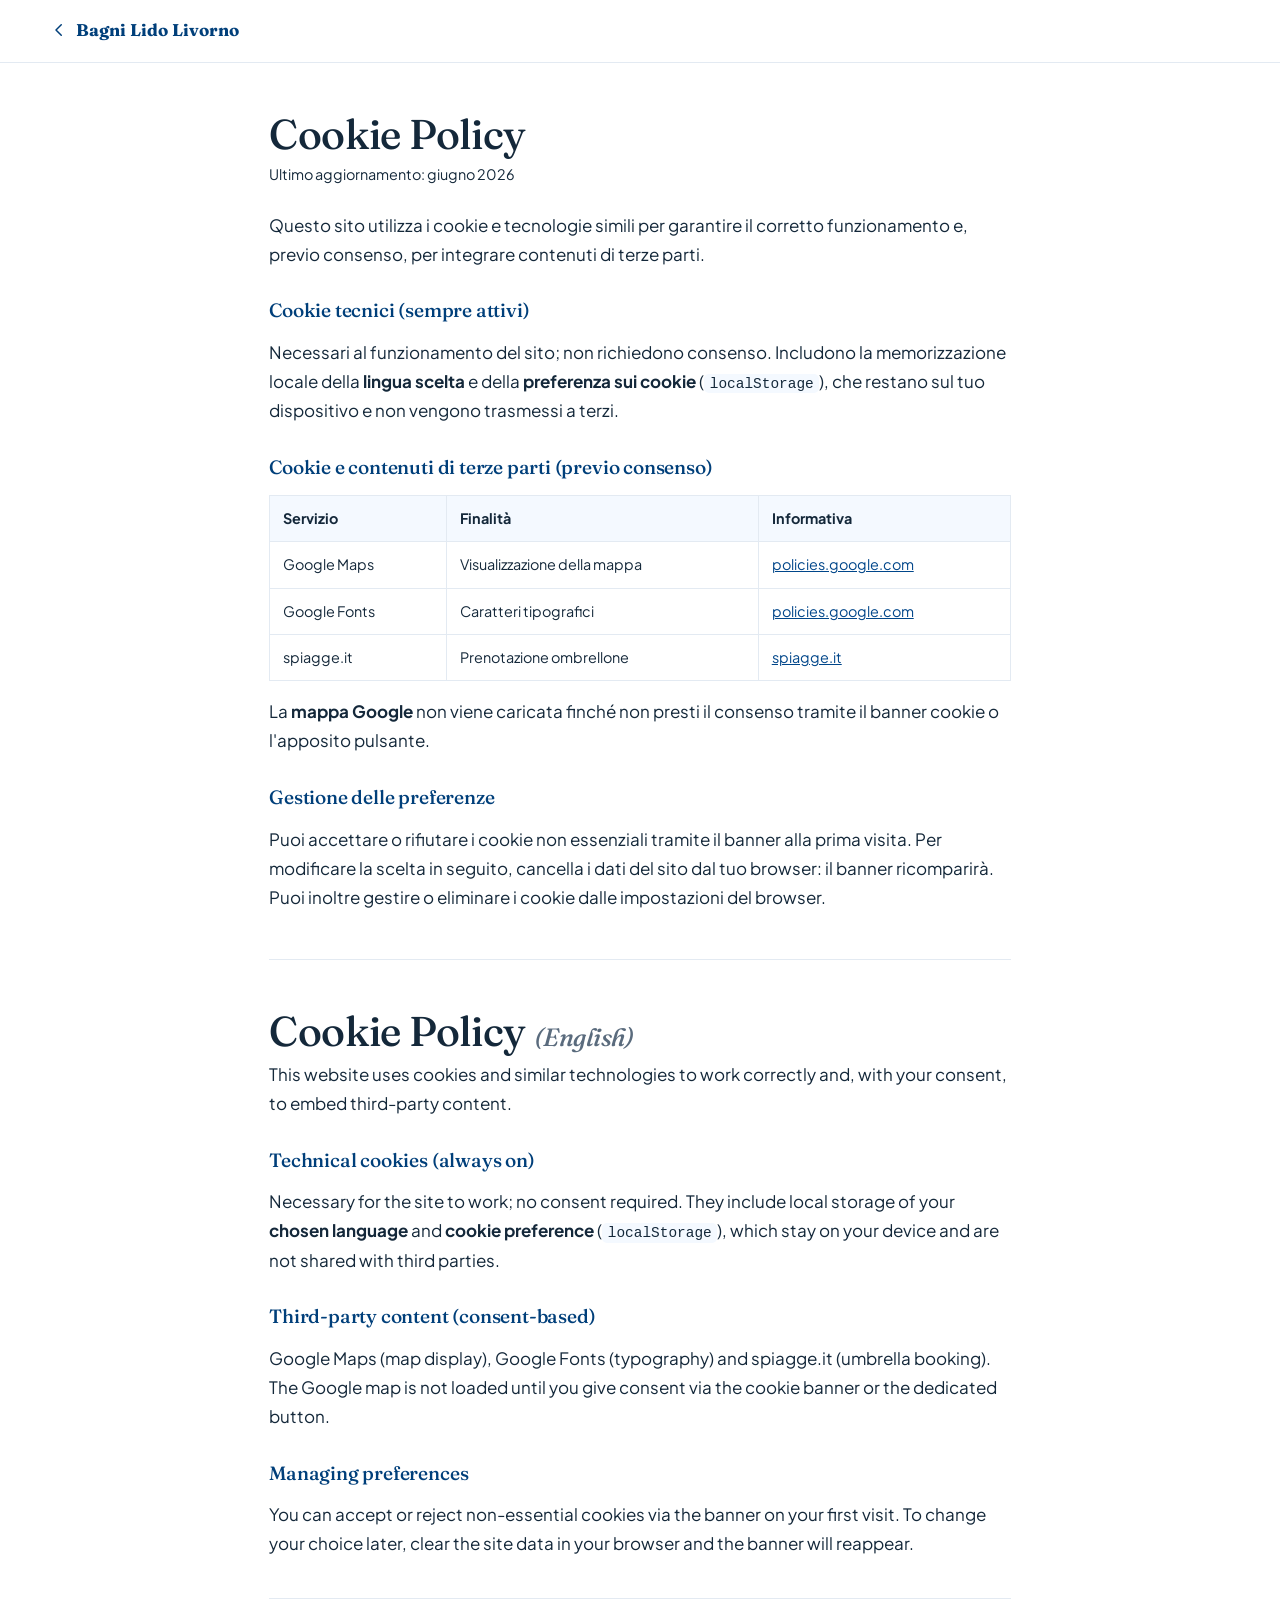
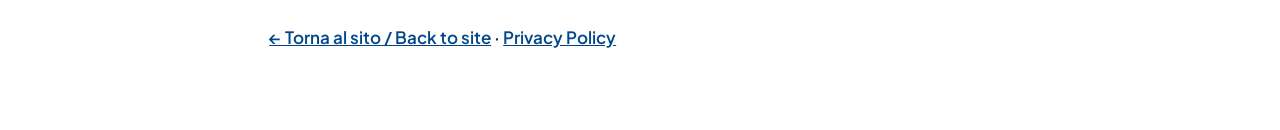
<file: cookie.html>
<!DOCTYPE html>
<html lang="it">
<head>
  <meta charset="UTF-8">
  <meta name="viewport" content="width=device-width, initial-scale=1.0">
  <meta name="theme-color" content="#0054a4">
  <script>(function(){try{var t=localStorage.getItem('lido_theme')||(window.matchMedia&&window.matchMedia('(prefers-color-scheme:dark)').matches?'dark':'light');document.documentElement.setAttribute('data-theme',t);}catch(e){}})();</script>
  <title>Cookie Policy · Bagni Lido Livorno</title>
  <meta name="robots" content="noindex, follow">
  <link rel="icon" type="image/png" href="favicon.png">
  <link rel="preconnect" href="https://fonts.googleapis.com">
  <link rel="preconnect" href="https://fonts.gstatic.com" crossorigin>
  <link href="https://fonts.googleapis.com/css2?family=Fraunces:opsz,wght@9..144,400;9..144,500;9..144,600&family=Plus+Jakarta+Sans:wght@400;500;600;700;800&display=swap" rel="stylesheet">
  <link rel="stylesheet" href="assets/css/style.css">
</head>
<body>
  <header class="legal-header">
    <div class="container">
      <a href="index.html" class="legal-back">
        <svg viewBox="0 0 24 24" width="18" height="18" aria-hidden="true"><path d="M15 5l-7 7 7 7" fill="none" stroke="currentColor" stroke-width="2" stroke-linecap="round" stroke-linejoin="round"/></svg>
        <span>Bagni Lido Livorno</span>
      </a>
    </div>
  </header>

  <main class="legal container">
    <h1>Cookie Policy</h1>
    <p class="legal-updated">Ultimo aggiornamento: giugno 2026</p>

    <p>Questo sito utilizza i cookie e tecnologie simili per garantire il corretto funzionamento e, previo consenso, per integrare contenuti di terze parti.</p>

    <h2>Cookie tecnici (sempre attivi)</h2>
    <p>Necessari al funzionamento del sito; non richiedono consenso. Includono la memorizzazione locale della <strong>lingua scelta</strong> e della <strong>preferenza sui cookie</strong> (<code>localStorage</code>), che restano sul tuo dispositivo e non vengono trasmessi a terzi.</p>

    <h2>Cookie e contenuti di terze parti (previo consenso)</h2>
    <table class="legal-table">
      <thead><tr><th>Servizio</th><th>Finalità</th><th>Informativa</th></tr></thead>
      <tbody>
        <tr><td>Google Maps</td><td>Visualizzazione della mappa</td><td><a href="https://policies.google.com/privacy" target="_blank" rel="noopener">policies.google.com</a></td></tr>
        <tr><td>Google Fonts</td><td>Caratteri tipografici</td><td><a href="https://policies.google.com/privacy" target="_blank" rel="noopener">policies.google.com</a></td></tr>
        <tr><td>spiagge.it</td><td>Prenotazione ombrellone</td><td><a href="https://www.spiagge.it/privacy" target="_blank" rel="noopener">spiagge.it</a></td></tr>
      </tbody>
    </table>
    <p>La <strong>mappa Google</strong> non viene caricata finché non presti il consenso tramite il banner cookie o l'apposito pulsante.</p>

    <h2>Gestione delle preferenze</h2>
    <p>Puoi accettare o rifiutare i cookie non essenziali tramite il banner alla prima visita. Per modificare la scelta in seguito, cancella i dati del sito dal tuo browser: il banner ricomparirà. Puoi inoltre gestire o eliminare i cookie dalle impostazioni del browser.</p>

    <hr class="legal-sep">

    <h1>Cookie Policy <span class="legal-lang">(English)</span></h1>
    <p>This website uses cookies and similar technologies to work correctly and, with your consent, to embed third-party content.</p>
    <h2>Technical cookies (always on)</h2>
    <p>Necessary for the site to work; no consent required. They include local storage of your <strong>chosen language</strong> and <strong>cookie preference</strong> (<code>localStorage</code>), which stay on your device and are not shared with third parties.</p>
    <h2>Third-party content (consent-based)</h2>
    <p>Google Maps (map display), Google Fonts (typography) and spiagge.it (umbrella booking). The Google map is not loaded until you give consent via the cookie banner or the dedicated button.</p>
    <h2>Managing preferences</h2>
    <p>You can accept or reject non-essential cookies via the banner on your first visit. To change your choice later, clear the site data in your browser and the banner will reappear.</p>

    <p class="legal-foot"><a href="index.html">← Torna al sito / Back to site</a> · <a href="privacy.html">Privacy Policy</a></p>
  </main>
</body>
</html>
</file>
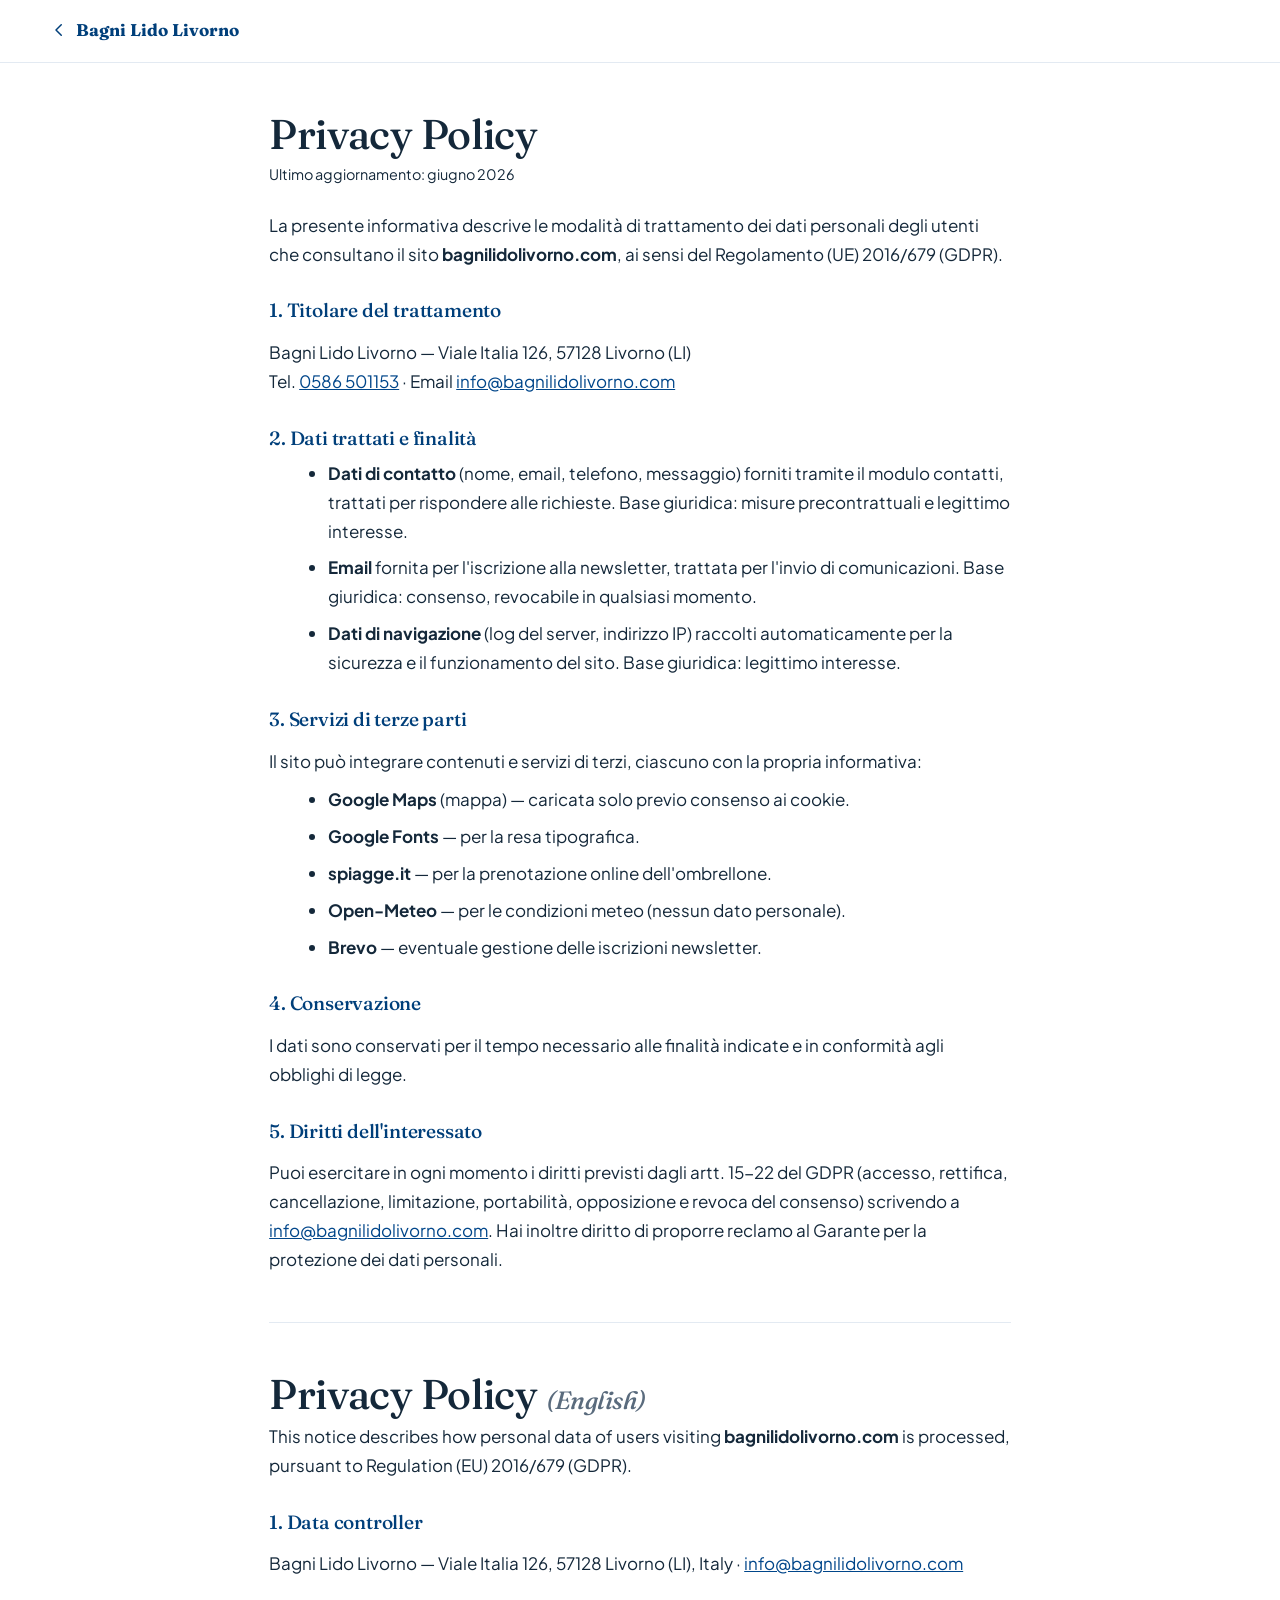
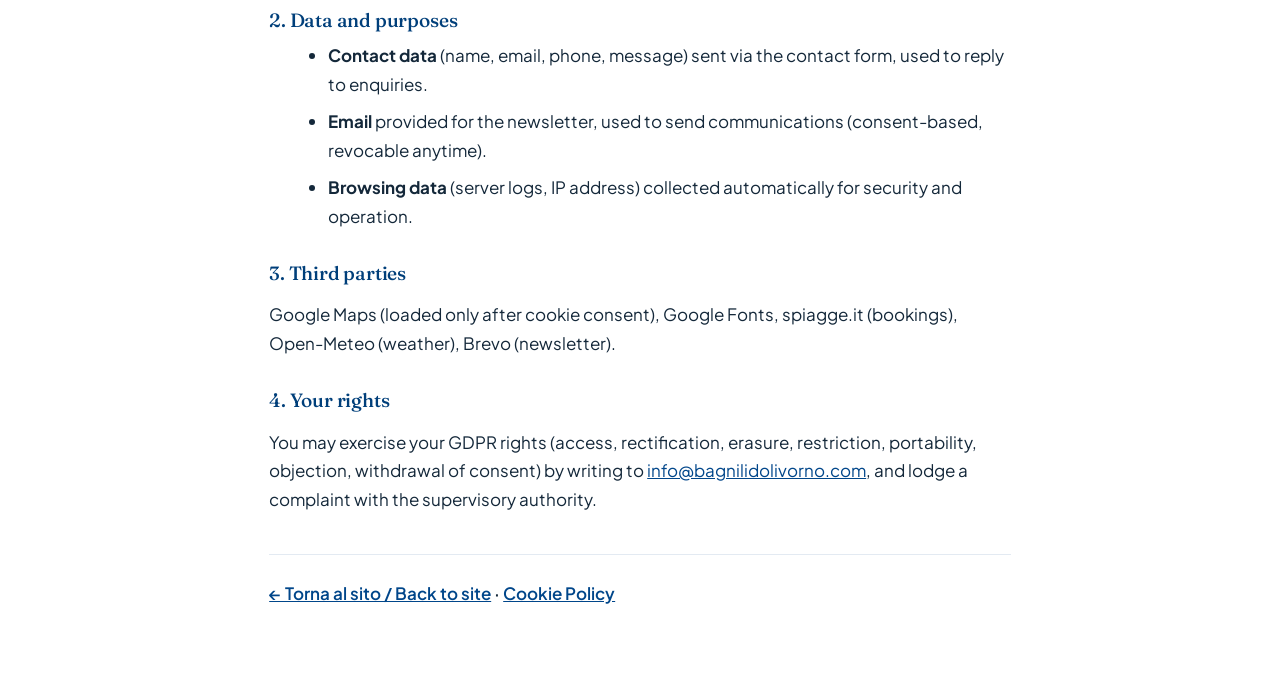
<file: privacy.html>
<!DOCTYPE html>
<html lang="it">
<head>
  <meta charset="UTF-8">
  <meta name="viewport" content="width=device-width, initial-scale=1.0">
  <meta name="theme-color" content="#0054a4">
  <script>(function(){try{var t=localStorage.getItem('lido_theme')||(window.matchMedia&&window.matchMedia('(prefers-color-scheme:dark)').matches?'dark':'light');document.documentElement.setAttribute('data-theme',t);}catch(e){}})();</script>
  <title>Privacy Policy · Bagni Lido Livorno</title>
  <meta name="robots" content="noindex, follow">
  <link rel="icon" type="image/png" href="favicon.png">
  <link rel="preconnect" href="https://fonts.googleapis.com">
  <link rel="preconnect" href="https://fonts.gstatic.com" crossorigin>
  <link href="https://fonts.googleapis.com/css2?family=Fraunces:opsz,wght@9..144,400;9..144,500;9..144,600&family=Plus+Jakarta+Sans:wght@400;500;600;700;800&display=swap" rel="stylesheet">
  <link rel="stylesheet" href="assets/css/style.css">
</head>
<body>
  <header class="legal-header">
    <div class="container">
      <a href="index.html" class="legal-back">
        <svg viewBox="0 0 24 24" width="18" height="18" aria-hidden="true"><path d="M15 5l-7 7 7 7" fill="none" stroke="currentColor" stroke-width="2" stroke-linecap="round" stroke-linejoin="round"/></svg>
        <span>Bagni Lido Livorno</span>
      </a>
    </div>
  </header>

  <main class="legal container">
    <h1>Privacy Policy</h1>
    <p class="legal-updated">Ultimo aggiornamento: giugno 2026</p>

    <p>La presente informativa descrive le modalità di trattamento dei dati personali degli utenti che consultano il sito <strong>bagnilidolivorno.com</strong>, ai sensi del Regolamento (UE) 2016/679 (GDPR).</p>

    <h2>1. Titolare del trattamento</h2>
    <p>Bagni Lido Livorno — Viale Italia 126, 57128 Livorno (LI)<br>
    Tel. <a href="tel:+390586501153">0586 501153</a> · Email <a href="mailto:info@bagnilidolivorno.com">info@bagnilidolivorno.com</a></p>

    <h2>2. Dati trattati e finalità</h2>
    <ul>
      <li><strong>Dati di contatto</strong> (nome, email, telefono, messaggio) forniti tramite il modulo contatti, trattati per rispondere alle richieste. Base giuridica: misure precontrattuali e legittimo interesse.</li>
      <li><strong>Email</strong> fornita per l'iscrizione alla newsletter, trattata per l'invio di comunicazioni. Base giuridica: consenso, revocabile in qualsiasi momento.</li>
      <li><strong>Dati di navigazione</strong> (log del server, indirizzo IP) raccolti automaticamente per la sicurezza e il funzionamento del sito. Base giuridica: legittimo interesse.</li>
    </ul>

    <h2>3. Servizi di terze parti</h2>
    <p>Il sito può integrare contenuti e servizi di terzi, ciascuno con la propria informativa:</p>
    <ul>
      <li><strong>Google Maps</strong> (mappa) — caricata solo previo consenso ai cookie.</li>
      <li><strong>Google Fonts</strong> — per la resa tipografica.</li>
      <li><strong>spiagge.it</strong> — per la prenotazione online dell'ombrellone.</li>
      <li><strong>Open-Meteo</strong> — per le condizioni meteo (nessun dato personale).</li>
      <li><strong>Brevo</strong> — eventuale gestione delle iscrizioni newsletter.</li>
    </ul>

    <h2>4. Conservazione</h2>
    <p>I dati sono conservati per il tempo necessario alle finalità indicate e in conformità agli obblighi di legge.</p>

    <h2>5. Diritti dell'interessato</h2>
    <p>Puoi esercitare in ogni momento i diritti previsti dagli artt. 15-22 del GDPR (accesso, rettifica, cancellazione, limitazione, portabilità, opposizione e revoca del consenso) scrivendo a <a href="mailto:info@bagnilidolivorno.com">info@bagnilidolivorno.com</a>. Hai inoltre diritto di proporre reclamo al Garante per la protezione dei dati personali.</p>

    <hr class="legal-sep">

    <h1>Privacy Policy <span class="legal-lang">(English)</span></h1>
    <p>This notice describes how personal data of users visiting <strong>bagnilidolivorno.com</strong> is processed, pursuant to Regulation (EU) 2016/679 (GDPR).</p>
    <h2>1. Data controller</h2>
    <p>Bagni Lido Livorno — Viale Italia 126, 57128 Livorno (LI), Italy · <a href="mailto:info@bagnilidolivorno.com">info@bagnilidolivorno.com</a></p>
    <h2>2. Data and purposes</h2>
    <ul>
      <li><strong>Contact data</strong> (name, email, phone, message) sent via the contact form, used to reply to enquiries.</li>
      <li><strong>Email</strong> provided for the newsletter, used to send communications (consent-based, revocable anytime).</li>
      <li><strong>Browsing data</strong> (server logs, IP address) collected automatically for security and operation.</li>
    </ul>
    <h2>3. Third parties</h2>
    <p>Google Maps (loaded only after cookie consent), Google Fonts, spiagge.it (bookings), Open-Meteo (weather), Brevo (newsletter).</p>
    <h2>4. Your rights</h2>
    <p>You may exercise your GDPR rights (access, rectification, erasure, restriction, portability, objection, withdrawal of consent) by writing to <a href="mailto:info@bagnilidolivorno.com">info@bagnilidolivorno.com</a>, and lodge a complaint with the supervisory authority.</p>

    <p class="legal-foot"><a href="index.html">← Torna al sito / Back to site</a> · <a href="cookie.html">Cookie Policy</a></p>
  </main>
</body>
</html>
</file>
<file: assets/css/style.css>
/* =========================================================
   BAGNI LIDO LIVORNO — Design System
   ========================================================= */
:root{
  /* ===== PALETTE UFFICIALE BAGNI LIDO LIVORNO — blu #0054a4 + bianco ===== */
  --navy:        #003f7a;   /* blu profondo (sezioni scure, footer, testo) */
  --navy-700:    #00468a;
  --teal:        #0054a4;   /* BLU UFFICIALE (colore primario) */
  --teal-600:    #00468a;   /* blu più scuro (hover, eyebrow) */
  --aqua:        #4d97d9;   /* azzurro chiaro (accento) */
  --sand:        #f4f9ff;   /* tinta chiara */
  --sand-200:    #eaf5ff;
  --coral:       #0054a4;   /* CTA = blu brand */
  --coral-600:   #00468a;   /* hover CTA */
  --sunset:      #bcdcff;   /* evidenziazioni su sfondo blu */

  --ink:         #14283a;
  --muted:       #5a6b7d;
  --line:        #e3eaf2;
  --white:       #ffffff;
  --bg:          #ffffff;
  --bg-tint:     #f4f9ff;
  --card:        #ffffff;   /* sfondo delle card (tema-aware) */
  --header-bg:   rgba(255,255,255,.92);

  --radius:      18px;
  --radius-sm:   12px;
  --radius-lg:   28px;
  --shadow-sm:   0 2px 10px rgba(10,42,67,.06);
  --shadow:      0 14px 40px rgba(10,42,67,.10);
  --shadow-lg:   0 30px 70px rgba(10,42,67,.18);

  --maxw:        1180px;
  --ease:        cubic-bezier(.22,.61,.36,1);

  --font-sans:   'Plus Jakarta Sans', system-ui, -apple-system, Segoe UI, Roboto, sans-serif;
  --font-disp:   'Fraunces', Georgia, 'Times New Roman', serif;
}

/* ===================== TEMA SCURO ===================== */
[data-theme="dark"]{
  --navy:        #0a1b2c;
  --navy-700:    #0d2236;
  --aqua:        #5aa6e6;
  --teal-600:    #5aa6e6;   /* accenti/eyebrow più chiari su scuro */
  --ink:         #e9eff5;
  --muted:       #9db0c2;
  --line:        #21384c;
  --white:       #10273c;
  --bg:          #0a1826;
  --bg-tint:     #0e2030;
  --card:        #10273c;
  --sand:        #0e2030;
  --sand-200:    #21384c;
  --header-bg:   rgba(10,24,38,.9);
  --shadow-sm:   0 2px 10px rgba(0,0,0,.3);
  --shadow:      0 14px 40px rgba(0,0,0,.4);
  --shadow-lg:   0 30px 70px rgba(0,0,0,.55);
}
/* Header su scuro: testo/logo chiari anche da scrollato */
[data-theme="dark"] .scrolled .brand,
[data-theme="dark"] .scrolled .main-nav a{color:var(--ink)}
[data-theme="dark"] .scrolled .nav-toggle span{background:var(--ink)}
[data-theme="dark"] .scrolled .logo-light{opacity:1}
[data-theme="dark"] .scrolled .logo-dark{opacity:0}
[data-theme="dark"] .scrolled .lang-switch button.is-active{background:var(--teal);color:#fff}
[data-theme="dark"] .scrolled .theme-toggle{color:var(--ink)}
/* Loghi sponsor leggibili su sfondo scuro */
[data-theme="dark"] .sponsors-grid img,[data-theme="dark"] .sponsor-main img{background:#fff;border-radius:10px;padding:8px}
[data-theme="dark"] .price-val{color:var(--aqua)}

/* ---------- Reset ---------- */
*,*::before,*::after{box-sizing:border-box;margin:0}
html{scroll-behavior:smooth;-webkit-text-size-adjust:100%;overflow-x:hidden}
@media (prefers-reduced-motion: reduce){html{scroll-behavior:auto}}
body{
  font-family:var(--font-sans);
  color:var(--ink);
  background:var(--bg);
  line-height:1.6;
  font-size:17px;
  overflow-x:hidden;
  -webkit-font-smoothing:antialiased;
  transition:background-color .3s var(--ease), color .3s var(--ease);
}
img{max-width:100%;display:block}
a{color:inherit;text-decoration:none}
button{font-family:inherit;cursor:pointer;border:0;background:none}
h1,h2,h3,h4{line-height:1.12;font-weight:700;letter-spacing:-.01em}
svg{display:block}

.container{width:min(100% - 2.4rem, var(--maxw));margin-inline:auto}

/* ---------- Skip link ---------- */
.skip-link{
  position:absolute;left:-999px;top:0;z-index:200;
  background:var(--navy);color:#fff;padding:.7rem 1.1rem;border-radius:0 0 10px 0;
}
.skip-link:focus{left:0}

/* =========================================================
   BUTTONS
   ========================================================= */
.btn{
  display:inline-flex;align-items:center;justify-content:center;gap:.5rem;
  font-weight:700;font-size:.96rem;line-height:1;
  padding:.85rem 1.4rem;border-radius:999px;
  transition:transform .25s var(--ease), box-shadow .25s var(--ease), background .25s, color .25s;
  white-space:nowrap;
}
.btn:active{transform:translateY(1px)}
.btn-sm{padding:.62rem 1.05rem;font-size:.88rem}
.btn-lg{padding:1.05rem 1.9rem;font-size:1.02rem}
.btn-block{width:100%}
.btn-primary{background:var(--coral);color:#fff;box-shadow:0 10px 24px rgba(0,84,164,.32)}
.btn-primary:hover{background:var(--coral-600);transform:translateY(-2px);box-shadow:0 16px 34px rgba(0,84,164,.42)}
.btn-outline{border:2px solid var(--navy);color:var(--navy)}
.btn-outline:hover{background:var(--navy);color:#fff;transform:translateY(-2px)}
.btn-ghost{background:rgba(255,255,255,.16);color:#fff;border:1.5px solid rgba(255,255,255,.45);backdrop-filter:blur(6px)}
.btn-ghost:hover{background:rgba(255,255,255,.28);transform:translateY(-2px)}
.btn-ghost-light{border:2px solid rgba(255,255,255,.6);color:#fff}
.btn-ghost-light:hover{background:#fff;color:var(--navy)}

/* =========================================================
   HEADER / NAV
   ========================================================= */
.site-header{
  position:fixed;inset:0 0 auto 0;z-index:100;
  padding:.5rem 0;
  transition:background .3s var(--ease), box-shadow .3s, padding .3s;
}
.site-header.scrolled{background:var(--header-bg);backdrop-filter:blur(14px);box-shadow:var(--shadow-sm)}
.nav-wrap{display:flex;align-items:center;justify-content:space-between;gap:1rem}

.brand{position:relative;display:inline-flex;align-items:center}
.logo{height:34px;width:auto;display:block}
.logo-light{transition:opacity .3s var(--ease)}
.logo-dark{position:absolute;left:0;top:50%;transform:translateY(-50%);opacity:0;transition:opacity .3s var(--ease)}
.scrolled .logo-light{opacity:0}
.scrolled .logo-dark{opacity:1}
.footer-logo{height:40px;width:auto;margin-bottom:.2rem}
/* fallback testuale (non più usato in header/footer) */
.brand-text{font-family:var(--font-disp);font-weight:600;font-size:1.18rem;line-height:.95;display:flex;flex-direction:column}
.brand-text small{font-family:var(--font-sans);font-weight:600;font-size:.62rem;letter-spacing:.32em;text-transform:uppercase;opacity:.8}

.main-nav{display:flex;gap:.3rem}
.main-nav a{
  position:relative;padding:.55rem .85rem;border-radius:10px;font-weight:600;font-size:.96rem;color:#fff;transition:color .25s, background .25s;
}
.scrolled .main-nav a{color:var(--navy)}
.main-nav a::after{content:"";position:absolute;left:.85rem;right:.85rem;bottom:.32rem;height:2px;background:var(--coral);transform:scaleX(0);transform-origin:left;transition:transform .3s var(--ease)}
.main-nav a:hover::after,.main-nav a.active::after{transform:scaleX(1)}

.nav-actions{display:flex;align-items:center;gap:.7rem}
.lang-switch{display:flex;background:rgba(255,255,255,.2);border-radius:999px;padding:3px;border:1px solid rgba(255,255,255,.35)}
.scrolled .lang-switch{background:var(--bg-tint);border-color:var(--line)}
.lang-switch button{padding:.32rem .62rem;border-radius:999px;font-weight:700;font-size:.78rem;color:#fff;transition:.25s}
.scrolled .lang-switch button{color:var(--muted)}
.lang-switch button.is-active{background:#fff;color:var(--navy)}
.scrolled .lang-switch button.is-active{background:var(--navy);color:#fff}

.theme-toggle{display:grid;place-items:center;width:34px;height:34px;border-radius:999px;color:#fff;border:1px solid rgba(255,255,255,.35);background:rgba(255,255,255,.18);transition:background .25s,color .25s,border-color .25s}
.theme-toggle:hover{background:rgba(255,255,255,.3)}
.scrolled .theme-toggle{color:var(--navy);border-color:var(--line);background:var(--bg-tint)}
.theme-toggle .ico-sun{display:none}
[data-theme="dark"] .theme-toggle .ico-moon{display:none}
[data-theme="dark"] .theme-toggle .ico-sun{display:block}

.nav-toggle{display:none;flex-direction:column;gap:5px;padding:.4rem}
.nav-toggle span{width:24px;height:2px;background:#fff;border-radius:2px;transition:.3s var(--ease)}
.scrolled .nav-toggle span{background:var(--navy)}

/* =========================================================
   HERO
   ========================================================= */
.hero{
  position:relative;min-height:100svh;display:flex;align-items:center;
  padding:7rem 0 5rem;color:#fff;overflow:hidden;
  background:
    radial-gradient(120% 90% at 70% -10%, #0d65bd 0%, rgba(13,101,189,0) 55%),
    linear-gradient(160deg, #003f7a 0%, #0054a4 55%, #0d65bd 100%);
}
.hero-bg{position:absolute;inset:0;z-index:0;overflow:hidden}
.hero-video{position:absolute;inset:0;width:100%;height:100%;object-fit:cover}
.hero-overlay{position:absolute;inset:0;background:
  linear-gradient(160deg, rgba(0,42,77,.82) 0%, rgba(0,84,164,.55) 50%, rgba(13,101,189,.5) 100%);}
.hero-bg::after{
  content:"";position:absolute;inset:0;
  background:url("data:image/svg+xml,%3Csvg xmlns='http://www.w3.org/2000/svg' width='40' height='40'%3E%3Ccircle cx='2' cy='2' r='1' fill='%23ffffff' opacity='.05'/%3E%3C/svg%3E");
}
.hero-waves{position:absolute;left:0;right:0;bottom:-1px;opacity:.5}
.hero-waves svg{width:100%;height:180px}
.hero-waves path{fill:rgba(255,255,255,.10)}
.hero-inner{position:relative;z-index:2;max-width:760px}

.pill{
  display:inline-flex;align-items:center;gap:.45rem;
  background:rgba(255,255,255,.14);border:1px solid rgba(255,255,255,.3);
  padding:.45rem .9rem;border-radius:999px;font-size:.85rem;font-weight:600;
  backdrop-filter:blur(6px);
}
.hero h1{
  font-family:var(--font-disp);font-weight:500;
  font-size:clamp(2.6rem,7vw,5rem);line-height:1.02;margin:1.1rem 0 0;letter-spacing:-.02em;
}
.hero h1 em{font-style:italic;color:var(--sunset)}
.hero-sub{font-size:clamp(1.05rem,2.4vw,1.3rem);max-width:54ch;margin:1.3rem 0 0;color:rgba(255,255,255,.9)}
.hero-cta{display:flex;flex-wrap:wrap;gap:.9rem;margin-top:2.1rem}

.hero-stats{display:flex;gap:2.4rem;margin-top:3rem;flex-wrap:wrap}
.stat{display:flex;flex-direction:column;gap:.2rem}
.stat strong{font-family:var(--font-disp);font-size:2.3rem;font-weight:600;line-height:1}
.stat span{font-size:.85rem;text-transform:uppercase;letter-spacing:.12em;color:rgba(255,255,255,.7)}

.hero-live{
  position:absolute;right:max(1.4rem,calc((100vw - var(--maxw))/2));bottom:2.2rem;z-index:3;
  display:flex;align-items:center;gap:.5rem;
  background:rgba(255,255,255,.12);border:1px solid rgba(255,255,255,.28);
  padding:.6rem 1rem;border-radius:999px;font-size:.85rem;backdrop-filter:blur(10px);
}
.hero-live strong{color:var(--sunset)}
.live-sep{opacity:.5}
.live-dot{width:8px;height:8px;border-radius:50%;background:#5bd47a;box-shadow:0 0 0 0 rgba(91,212,122,.6);animation:pulse 2s infinite}
@keyframes pulse{0%{box-shadow:0 0 0 0 rgba(91,212,122,.6)}70%{box-shadow:0 0 0 8px rgba(91,212,122,0)}100%{box-shadow:0 0 0 0 rgba(91,212,122,0)}}

/* =========================================================
   PANORAMA (fascia aerea a tutta larghezza)
   ========================================================= */
.panorama-sec{padding:2.5rem 0}
.panorama{position:relative;max-width:1000px;margin:0 auto;border-radius:var(--radius-lg);overflow:hidden;box-shadow:var(--shadow-lg)}
.panorama img{display:block;width:100%;height:auto}      /* immagine intera, mai stirata */
.panorama::after{content:"";position:absolute;inset:0;pointer-events:none;background:linear-gradient(to top,rgba(0,42,77,.4),rgba(0,42,77,0) 40%)}
.panorama-cap{position:absolute;left:1rem;bottom:1rem;z-index:2;margin:0}
.panorama-cap .pill{background:rgba(0,42,77,.6);border-color:rgba(255,255,255,.35);color:#fff;backdrop-filter:blur(6px)}

/* =========================================================
   SECTIONS
   ========================================================= */
.section{padding:5.5rem 0}
.section-tint{background:var(--bg-tint)}
.section-dark{background:linear-gradient(160deg,var(--navy),var(--navy-700));color:#fff}
.section-head{max-width:680px;margin:0 auto 3rem;text-align:center}
.eyebrow{display:inline-block;font-weight:700;font-size:.8rem;letter-spacing:.18em;text-transform:uppercase;color:var(--teal-600);margin-bottom:.7rem}
.eyebrow.light{color:var(--aqua)}
h2{font-family:var(--font-disp);font-weight:500;font-size:clamp(1.9rem,4vw,3rem)}
.lead{color:var(--muted);font-size:1.1rem;margin-top:.9rem}
.section-dark .lead{color:rgba(255,255,255,.8)}

.grid-2{display:grid;grid-template-columns:1fr 1fr;gap:3.5rem;align-items:center}
.grid-2.reverse .media-card{order:2}

/* media / placeholder */
.media-card{position:relative}
.img-placeholder{
  position:relative;border-radius:var(--radius-lg);overflow:hidden;
  background:linear-gradient(135deg,#dceff1,#bfe3e8);
  display:grid;place-items:center;color:var(--teal-600);
  box-shadow:var(--shadow);
}
.img-placeholder.on-dark{background:linear-gradient(135deg,#15455c,#0e3a4d);color:var(--aqua)}
.img-placeholder::after{content:attr(data-label);position:absolute;bottom:12px;left:0;right:0;text-align:center;font-size:.78rem;opacity:.65;font-weight:600}
.ratio-43{aspect-ratio:4/3}
.media-img{width:100%;border-radius:var(--radius-lg);box-shadow:var(--shadow);object-fit:cover}
.media-img.ratio-43{aspect-ratio:4/3}

.eyebrow + h2{margin-top:.2rem}
.section p{color:var(--muted)}
.section-dark p{color:rgba(255,255,255,.82)}
h2 + p{margin-top:1rem}

.check-list{list-style:none;margin:1.4rem 0;display:grid;gap:.7rem}
.check-list li{position:relative;padding-left:2rem;color:var(--ink)}
.check-list li::before{content:"";position:absolute;left:0;top:.15rem;width:1.3rem;height:1.3rem;border-radius:50%;background:var(--teal);background-image:url("data:image/svg+xml,%3Csvg xmlns='http://www.w3.org/2000/svg' viewBox='0 0 24 24'%3E%3Cpath d='M5 12l4 4 10-10' fill='none' stroke='white' stroke-width='2.5' stroke-linecap='round' stroke-linejoin='round'/%3E%3C/svg%3E");background-size:80%;background-position:center;background-repeat:no-repeat}

/* =========================================================
   SERVIZI CARDS
   ========================================================= */
.cards-grid{display:grid;grid-template-columns:repeat(auto-fill,minmax(230px,1fr));gap:1.3rem}
.svc-card{
  background:var(--card);border:1px solid var(--line);border-radius:var(--radius);
  padding:1.7rem 1.5rem;transition:transform .3s var(--ease), box-shadow .3s, border-color .3s;
}
.svc-card:hover{transform:translateY(-6px);box-shadow:var(--shadow);border-color:transparent}
.svc-ico{display:grid;place-items:center;width:54px;height:54px;border-radius:15px;background:linear-gradient(140deg,#eaf5ff,#d6e9ff);color:var(--teal-600);margin-bottom:1.1rem;transition:.3s var(--ease)}
.svc-ico svg{width:28px;height:28px}
.svc-card:hover .svc-ico{background:linear-gradient(140deg,var(--teal),var(--aqua));color:#fff;transform:rotate(-6deg) scale(1.05)}
.svc-card h3{font-size:1.08rem;margin-bottom:.4rem}
.svc-card p{font-size:.92rem;color:var(--muted)}

/* =========================================================
   STAGIONI
   ========================================================= */
.seasons{display:grid;grid-template-columns:repeat(3,1fr);gap:1.4rem}
.season{position:relative;padding:2.2rem 1.8rem;border-radius:var(--radius);color:#fff;overflow:hidden;min-height:260px;display:flex;flex-direction:column;justify-content:flex-end;box-shadow:var(--shadow);background-size:cover;background-position:center;transition:transform .35s var(--ease)}
.season:hover{transform:translateY(-5px)}
.season::before{content:"";position:absolute;inset:0;background:linear-gradient(to top,rgba(0,42,77,.92) 5%,rgba(0,84,164,.35) 70%,rgba(0,84,164,.15) 100%)}
.season.spring{background-image:url(../../uploads/seasons/spring.webp)}
.season.summer{background-image:url(../../uploads/seasons/summer.webp)}
.season.autumn{background-image:url(../../uploads/seasons/autumn.webp)}
.season>*{position:relative;z-index:1}
.season-tag{font-size:.78rem;font-weight:700;letter-spacing:.16em;text-transform:uppercase;opacity:.92;margin-bottom:.5rem}
.season h3{font-family:var(--font-disp);font-weight:500;font-size:1.5rem;margin-bottom:.5rem}
.season p{color:rgba(255,255,255,.92);font-size:.95rem}

/* =========================================================
   RISTORANTE
   ========================================================= */
.rest-actions{display:flex;flex-wrap:wrap;gap:.9rem;margin-top:1.8rem}

/* ---- Menù ristorante ---- */
.menu-wrap{margin-top:4rem;scroll-margin-top:90px}
.menu-heading{font-family:var(--font-disp);font-weight:500;font-size:clamp(1.6rem,3vw,2.2rem);text-align:center;margin-bottom:2.4rem;color:#fff}
.menu-cols{display:grid;grid-template-columns:repeat(3,1fr);gap:2rem}
.menu-cat{background:rgba(0,14,28,.55);border:1px solid rgba(150,185,220,.4);border-radius:var(--radius);padding:1.8rem 1.6rem;box-shadow:0 8px 24px rgba(0,0,0,.28)}
.menu-cat h4{font-family:var(--font-disp);font-weight:500;font-size:1.3rem;color:var(--aqua);margin-bottom:1.1rem;padding-bottom:.7rem;border-bottom:1px solid rgba(150,185,220,.45)}
.menu-cat ul{list-style:none;display:grid;gap:.95rem}
.menu-cat li{display:flex;flex-direction:column;gap:.15rem}
.menu-cat .dish{color:#fff;font-weight:600;font-size:1rem}
.menu-cat .dish-note{color:rgba(255,255,255,.62);font-size:.85rem;font-style:italic}
.menu-foot{text-align:center;color:rgba(255,255,255,.7);font-size:.9rem;margin-top:2rem}

/* =========================================================
   EVENTI
   ========================================================= */
.event-filters{display:flex;flex-wrap:wrap;gap:.6rem;justify-content:center;margin-bottom:2.4rem}
.chip{padding:.55rem 1.1rem;border-radius:999px;background:var(--card);border:1.5px solid var(--line);font-weight:600;font-size:.9rem;color:var(--muted);transition:.25s}
.chip:hover{border-color:var(--teal)}
.chip.is-active{background:var(--navy);border-color:var(--navy);color:#fff}

.events-grid{display:grid;grid-template-columns:repeat(auto-fill,minmax(280px,1fr));gap:1.3rem}
.event-card{display:flex;gap:1.1rem;background:var(--card);border:1px solid var(--line);border-radius:var(--radius);padding:1.3rem;transition:transform .3s var(--ease),box-shadow .3s}
.event-card:hover{transform:translateY(-4px);box-shadow:var(--shadow)}
.event-card.hide{display:none}
.event-date{flex:0 0 auto;width:62px;height:62px;border-radius:14px;background:linear-gradient(140deg,var(--teal),var(--aqua));color:#fff;display:grid;place-items:center;align-content:center;text-align:center;line-height:1}
.event-date .d{font-size:1.5rem;font-weight:800}
.event-date .m{font-size:.7rem;text-transform:uppercase;letter-spacing:.1em}
.event-cat{font-size:.72rem;font-weight:700;text-transform:uppercase;letter-spacing:.1em;color:var(--coral-600)}
.event-body h3{font-size:1.06rem;margin:.25rem 0 .35rem}
.event-body p{font-size:.9rem;color:var(--muted)}
.event-time{display:inline-block;margin-top:.5rem;font-size:.8rem;font-weight:600;color:var(--teal-600);background:var(--bg-tint);padding:.2rem .6rem;border-radius:999px}
.events-empty{text-align:center;color:var(--muted);margin-top:1rem;font-size:.95rem}
.events-note{text-align:center;color:var(--muted);margin-top:2rem;font-size:.95rem}

/* =========================================================
   STORIA (timeline)
   ========================================================= */
.story-photos{display:grid;grid-template-columns:repeat(4,1fr);gap:1rem;margin-bottom:3rem}
.story-photos img{width:100%;aspect-ratio:3/2;object-fit:cover;border-radius:var(--radius);box-shadow:var(--shadow-sm);filter:sepia(.15)}
.timeline{list-style:none;max-width:760px;margin:0 auto;position:relative;padding-left:0}
.timeline li{display:grid;grid-template-columns:90px 1fr;gap:1.4rem;padding:0 0 1.8rem;position:relative}
.timeline li::before{content:"";position:absolute;left:96px;top:.5rem;bottom:-.4rem;width:2px;background:var(--sand-200)}
.timeline li:last-child::before{display:none}
.tl-year{font-family:var(--font-disp);font-weight:600;font-size:1.25rem;color:var(--teal);text-align:right;position:relative}
.tl-year::after{content:"";position:absolute;right:-29px;top:.35rem;width:13px;height:13px;border-radius:50%;background:var(--teal);border:3px solid #fff;box-shadow:0 0 0 2px var(--sand-200)}
.timeline h3{font-size:1.1rem;margin-bottom:.25rem}
.timeline p{color:var(--muted);font-size:.95rem}
.story-quote{max-width:760px;margin:2.5rem auto 0;text-align:center;padding:1.8rem 2rem;border-left:0}
.story-quote p{font-family:var(--font-disp);font-style:italic;font-size:1.2rem;line-height:1.5;color:var(--navy)}
.story-quote cite{display:block;margin-top:.9rem;font-style:normal;font-weight:700;color:var(--teal-600);font-size:.9rem}

/* =========================================================
   STAFF
   ========================================================= */
.staff-grid{display:grid;grid-template-columns:repeat(auto-fill,minmax(180px,1fr));gap:1.3rem}
.staff-card{text-align:center;background:var(--card);border:1px solid var(--line);border-radius:var(--radius);padding:1.8rem 1.2rem;transition:transform .3s var(--ease),box-shadow .3s}
.staff-card:hover{transform:translateY(-5px);box-shadow:var(--shadow)}
.staff-card .avatar{display:grid;place-items:center;width:72px;height:72px;margin:0 auto .9rem;border-radius:50%;background:linear-gradient(140deg,var(--teal),var(--aqua));color:#fff;font-family:var(--font-disp);font-weight:600;font-size:1.5rem;letter-spacing:.02em}
.staff-card h3{font-size:1.02rem;margin-bottom:.25rem}
.staff-card p{font-size:.85rem;color:var(--muted)}

/* =========================================================
   TARIFFE
   ========================================================= */
.pricing-grid{display:grid;grid-template-columns:repeat(auto-fit,minmax(250px,1fr));gap:1.4rem}
.price-card{background:var(--card);border:1px solid var(--line);border-radius:var(--radius);padding:1.7rem 1.6rem;transition:transform .3s var(--ease),box-shadow .3s}
.price-card:hover{transform:translateY(-5px);box-shadow:var(--shadow)}
.price-card h3{font-family:var(--font-disp);font-weight:500;font-size:1.35rem;color:var(--teal);margin-bottom:1.1rem;padding-bottom:.7rem;border-bottom:2px solid var(--sand-200);display:flex;flex-wrap:wrap;align-items:baseline;gap:.5rem}
.price-per{font-family:var(--font-sans);font-size:.72rem;font-weight:700;text-transform:uppercase;letter-spacing:.1em;color:var(--muted)}
.price-card ul{list-style:none;display:grid;gap:.8rem}
.price-card li{display:flex;justify-content:space-between;align-items:baseline;gap:1rem}
.price-label{display:flex;flex-direction:column;color:var(--ink);font-weight:600;font-size:.95rem}
.price-note{font-weight:400;font-size:.8rem;color:var(--muted);margin-top:.15rem}
.price-val{flex:0 0 auto;font-weight:800;color:var(--teal);font-size:1.05rem}
.pricing-note{text-align:center;color:var(--muted);margin-top:2rem;font-size:.95rem}
.pricing-cta{text-align:center;margin-top:1.4rem}

/* =========================================================
   GALLERIA
   ========================================================= */
.gallery{display:grid;grid-template-columns:repeat(4,1fr);grid-auto-rows:200px;gap:1rem}
.gallery img,.gallery video{width:100%;height:100%;object-fit:cover;border-radius:var(--radius);box-shadow:var(--shadow-sm);transition:transform .4s var(--ease),box-shadow .4s;display:block}
.gallery .g1{grid-column:span 2;grid-row:span 2}
.gallery img:hover,.gallery video:hover{transform:scale(1.02);box-shadow:var(--shadow)}

/* =========================================================
   CONTATTI
   ========================================================= */
.contact-list{list-style:none;display:grid;gap:1rem;margin:1.6rem 0}
.contact-list li{display:flex;align-items:center;gap:.8rem;color:var(--ink)}
.contact-list svg{color:var(--teal-600);flex:0 0 auto}
.contact-list a:hover{color:var(--teal-600)}
.map-card{border-radius:var(--radius);overflow:hidden;box-shadow:var(--shadow-sm);border:1px solid var(--line);margin-top:1.5rem}
.map-card iframe{width:100%;height:280px;border:0;display:block}

.contact-form{background:var(--card);border:1px solid var(--line);border-radius:var(--radius-lg);padding:2rem;box-shadow:var(--shadow-sm)}
.contact-form h3{font-size:1.3rem;margin-bottom:1.2rem}
.field{margin-bottom:1rem;display:flex;flex-direction:column;gap:.35rem}
.field-row{display:grid;grid-template-columns:1fr 1fr;gap:1rem}
.field label{font-size:.82rem;font-weight:600;color:var(--muted)}
.field input,.field select,.field textarea{
  width:100%;padding:.8rem .95rem;border:1.5px solid var(--line);border-radius:var(--radius-sm);
  font:inherit;font-size:.95rem;background:var(--bg-tint);transition:.2s;
}
.field input,.field select,.field textarea{color:var(--ink)}
.field input:focus,.field select:focus,.field textarea:focus{outline:none;border-color:var(--teal);background:var(--card);box-shadow:0 0 0 4px rgba(0,84,164,.12)}
.field textarea{resize:vertical}
.checkbox{display:flex;align-items:flex-start;gap:.6rem;font-size:.85rem;color:var(--muted);margin:.5rem 0 1.2rem}
.checkbox input{margin-top:.25rem;accent-color:var(--teal)}
.form-msg{margin-top:.9rem;font-size:.9rem;font-weight:600;min-height:1.2em}
.form-msg.ok{color:var(--teal-600)}
.form-msg.err{color:var(--coral-600)}

.newsletter{margin-top:1.6rem;background:linear-gradient(140deg,var(--navy),var(--navy-700));color:#fff;border-radius:var(--radius-lg);padding:1.8rem}
.newsletter h3{font-size:1.2rem}
.newsletter p{color:rgba(255,255,255,.8);font-size:.92rem;margin:.4rem 0 1rem}
.newsletter-form{display:flex;gap:.6rem}
.newsletter-form input{flex:1;padding:.8rem 1rem;border-radius:999px;border:0;font:inherit;font-size:.92rem}
.newsletter-form input:focus{outline:2px solid var(--aqua)}

/* =========================================================
   SPONSOR
   ========================================================= */
.sponsors{padding:3.5rem 0;border-top:1px solid var(--line)}
.sponsors-label{text-align:center;font-size:.8rem;font-weight:700;letter-spacing:.16em;text-transform:uppercase;color:var(--muted);margin-bottom:1.4rem}
.sponsors-label.main-label{color:var(--teal)}
.sponsor-main{display:flex;justify-content:center;margin-bottom:2.6rem}
.sponsor-main img{height:84px;width:auto;object-fit:contain}
.sponsors-grid{display:grid;grid-template-columns:repeat(auto-fill,minmax(140px,1fr));gap:1.4rem 1.8rem;align-items:center;justify-items:center;max-width:980px;margin-inline:auto}
.sponsors-grid img{height:56px;width:auto;max-width:100%;object-fit:contain;filter:grayscale(1);opacity:.65;transition:filter .3s var(--ease),opacity .3s var(--ease),transform .3s var(--ease)}
.sponsors-grid img:hover{filter:none;opacity:1;transform:scale(1.05)}

/* =========================================================
   FOOTER
   ========================================================= */
.site-footer{background:var(--navy);color:rgba(255,255,255,.78);padding-top:3.5rem}
.footer-grid{display:grid;grid-template-columns:1.6fr 1fr 1fr 1fr;gap:2.4rem;padding-bottom:2.5rem}
.footer-brand .brand-text{color:#fff;font-size:1.4rem}
.footer-brand p{margin:.9rem 0 1.2rem;font-size:.92rem;max-width:30ch}
.socials{display:flex;gap:.6rem}
.socials a{display:grid;place-items:center;width:40px;height:40px;border-radius:11px;background:rgba(255,255,255,.1);color:#fff;transition:.25s}
.socials a:hover{background:var(--teal);transform:translateY(-3px)}
.footer-col h4{color:#fff;font-size:.95rem;margin-bottom:1rem;letter-spacing:.02em}
.footer-col a,.footer-col span{display:block;font-size:.92rem;margin-bottom:.6rem;color:rgba(255,255,255,.72);transition:color .2s}
.footer-col a:hover{color:var(--aqua)}
.iso{font-size:.8rem !important;opacity:.6;margin-top:.4rem}
.footer-bottom{border-top:1px solid rgba(255,255,255,.12);padding:1.3rem 0}
.footer-bottom .container{display:flex;justify-content:space-between;flex-wrap:wrap;gap:.5rem;font-size:.82rem;opacity:.7}

/* =========================================================
   MOBILE STICKY BAR
   ========================================================= */
.mobile-bar{display:none;position:fixed;left:0;right:0;bottom:0;z-index:90;background:var(--card);border-top:1px solid var(--line);box-shadow:0 -6px 24px rgba(10,42,67,.1)}
.mobile-bar a{flex:1;display:flex;flex-direction:column;align-items:center;gap:.2rem;padding:.6rem 0;color:var(--navy);font-size:.72rem;font-weight:600}
.mobile-bar a svg{color:var(--teal-600)}
.mobile-bar a:active{background:var(--bg-tint)}

/* =========================================================
   REVEAL ANIMATIONS
   ========================================================= */
[data-reveal],[data-reveal-group] > *{opacity:0;transform:translateY(26px);transition:opacity .7s var(--ease), transform .7s var(--ease)}
[data-reveal].in,[data-reveal-group].in > *{opacity:1;transform:none}
[data-reveal-group].in > *:nth-child(2){transition-delay:.06s}
[data-reveal-group].in > *:nth-child(3){transition-delay:.12s}
[data-reveal-group].in > *:nth-child(4){transition-delay:.18s}
[data-reveal-group].in > *:nth-child(5){transition-delay:.24s}
[data-reveal-group].in > *:nth-child(6){transition-delay:.30s}
[data-reveal-group].in > *:nth-child(n+7){transition-delay:.34s}
@media (prefers-reduced-motion: reduce){
  [data-reveal],[data-reveal-group] > *{opacity:1;transform:none;transition:none}
  .live-dot{animation:none}
}

/* =========================================================
   RESPONSIVE
   ========================================================= */
@media (max-width:980px){
  .footer-grid{grid-template-columns:1fr 1fr}
  .seasons{grid-template-columns:1fr}
  .gallery{grid-template-columns:repeat(2,1fr)}
  .gallery .g1{grid-column:span 2;grid-row:span 1}
  .menu-cols{grid-template-columns:1fr 1fr}
  .story-photos{grid-template-columns:repeat(2,1fr)}
}
@media (max-width:820px){
  .main-nav{
    position:fixed;inset:0 0 0 auto;width:min(82vw,330px);
    background:var(--card);flex-direction:column;justify-content:center;gap:.5rem;padding:2rem;
    transform:translateX(100%);transition:transform .4s var(--ease);box-shadow:var(--shadow-lg);
  }
  .main-nav.open{transform:none}
  .main-nav a{color:var(--ink);font-size:1.15rem;width:100%}
  .nav-toggle{display:flex}
  .main-nav a::after{display:none}
  .grid-2{grid-template-columns:1fr;gap:2rem}
  .grid-2.reverse .media-card{order:0}
  .hero-live{display:none}
  .field-row{grid-template-columns:1fr}
  body{padding-bottom:64px}
  .mobile-bar{display:flex}
  .nav-toggle[aria-expanded="true"] span:nth-child(1){transform:translateY(7px) rotate(45deg)}
  .nav-toggle[aria-expanded="true"] span:nth-child(2){opacity:0}
  .nav-toggle[aria-expanded="true"] span:nth-child(3){transform:translateY(-7px) rotate(-45deg)}
}

/* ===================== MOBILE (≤640px) ===================== */
@media (max-width:640px){
  body{font-size:16px}
  .container{width:min(100% - 2rem, var(--maxw))}
  .section{padding:3.25rem 0}
  .section-head{margin-bottom:2.2rem}

  /* Header: solo logo + lingua + menu (il "Prenota" è nella barra in basso) */
  .site-header .nav-actions .btn-primary{display:none}
  .logo{height:30px}
  .nav-actions{gap:.5rem}

  /* Hero */
  .hero{padding:5.5rem 0 3.5rem;min-height:auto}
  .hero h1{font-size:clamp(2.2rem,11vw,3rem)}
  .hero-sub{font-size:1.05rem}
  .hero-cta{flex-direction:column;align-items:stretch;gap:.7rem}
  .hero-cta .btn{width:100%}
  .hero-stats{gap:0;justify-content:space-between;margin-top:2.4rem}
  .stat{flex:1;text-align:center}
  .stat strong{font-size:1.6rem}
  .stat span{font-size:.7rem;letter-spacing:.06em}

  /* Griglie a colonna singola */
  .menu-cols,.story-photos,.pricing-grid,.cards-grid{grid-template-columns:1fr}
  .staff-grid{grid-template-columns:1fr 1fr;gap:.9rem}
  .staff-card{padding:1.3rem .8rem}
  .staff-card .avatar{width:60px;height:60px;font-size:1.25rem}
  .gallery{grid-template-columns:1fr 1fr;grid-auto-rows:130px;gap:.7rem}
  .footer-grid{grid-template-columns:1fr}

  /* Tipografia/spazi sezioni */
  .svc-card,.price-card,.menu-cat{padding:1.4rem 1.2rem}
  .menu-wrap{margin-top:2.6rem}
  .event-card{padding:1rem}
  .event-date{width:54px;height:54px}
  .event-date .d{font-size:1.3rem}

  /* Timeline */
  .timeline li{grid-template-columns:48px 1fr;gap:1.5rem}
  .timeline li::before{left:53px}
  .tl-year{font-size:1.05rem}
  .tl-year::after{right:-11px;width:11px;height:11px}
  .story-quote{padding:1.2rem .5rem}
  .story-quote p{font-size:1.05rem}

  /* Form / newsletter */
  .contact-form{padding:1.5rem 1.2rem}
  .newsletter-form{flex-direction:column}
  .newsletter-form .btn{width:100%}

  /* Cookie / legal */
  .cookie-actions{justify-content:stretch}
  .cookie-actions .btn{flex:1}
  .legal-table{font-size:.78rem}
  .legal-table th,.legal-table td{padding:.5rem .55rem}
  .footer-bottom .container{flex-direction:column;text-align:center}
}

/* ===================== SMALL (≤400px) ===================== */
@media (max-width:400px){
  .hero h1{font-size:2.05rem}
  .hero-stats .stat span{font-size:.62rem}
  .staff-grid{grid-template-columns:1fr}
  .sponsors-grid{gap:1rem 1.2rem}
}

/* nav scroll-lock helper */
body.nav-open{overflow:hidden}

/* =========================================================
   MAPPA — overlay consenso
   ========================================================= */
.map-card{position:relative}
.map-consent{position:absolute;inset:0;display:flex;flex-direction:column;align-items:center;justify-content:center;gap:.9rem;text-align:center;padding:1.5rem;background:linear-gradient(140deg,#0a2a43,#0e4d63);color:#fff}
.map-consent p{color:rgba(255,255,255,.88);font-size:.9rem;max-width:34ch;margin:0}

/* =========================================================
   COOKIE BANNER
   ========================================================= */
.cookie-banner{position:fixed;left:1rem;right:1rem;bottom:1rem;z-index:120;max-width:560px;margin-inline:auto;
  background:var(--card);border:1px solid var(--line);border-radius:var(--radius);box-shadow:var(--shadow-lg);
  padding:1.2rem 1.3rem;transform:translateY(160%);transition:transform .45s var(--ease);opacity:0}
.cookie-banner.show{transform:none;opacity:1}
.cookie-inner{display:flex;flex-direction:column;gap:1rem}
.cookie-inner p{font-size:.9rem;color:var(--muted);margin:0}
.cookie-inner a{color:var(--teal-600);font-weight:600;text-decoration:underline}
.cookie-actions{display:flex;gap:.7rem;justify-content:flex-end}
.cookie-actions .btn-ghost-light{border-color:var(--line);color:var(--muted)}
.cookie-actions .btn-ghost-light:hover{background:var(--bg-tint);color:var(--navy)}
@media (max-width:560px){body.nav-open{overflow:hidden}.mobile-bar~.cookie-banner,.cookie-banner{bottom:70px}}

/* =========================================================
   PAGINE LEGALI (privacy / cookie)
   ========================================================= */
.legal-header{border-bottom:1px solid var(--line);padding:1rem 0;position:sticky;top:0;background:var(--header-bg);backdrop-filter:blur(10px);z-index:10}
.legal-back{display:inline-flex;align-items:center;gap:.5rem;color:var(--navy);font-weight:700;font-family:var(--font-disp)}
.legal-back:hover{color:var(--teal-600)}
.legal{max-width:780px;padding:3rem 1.2rem 5rem}
.legal h1{font-family:var(--font-disp);font-weight:500;font-size:clamp(1.8rem,4vw,2.6rem);margin-bottom:.3rem}
.legal h2{font-size:1.2rem;margin:2rem 0 .6rem;color:var(--navy)}
.legal p,.legal li{color:var(--ink);line-height:1.7}
.legal ul{margin:.6rem 0 .6rem 1.2rem;display:grid;gap:.5rem}
.legal a{color:var(--teal-600);text-decoration:underline}
.legal-updated{color:var(--muted);font-size:.9rem;margin-bottom:1.5rem}
.legal-lang{font-size:.6em;color:var(--muted);font-style:italic}
.legal-sep{border:0;border-top:1px solid var(--line);margin:3rem 0}
.legal-table{width:100%;border-collapse:collapse;margin:1rem 0;font-size:.9rem}
.legal-table th,.legal-table td{text-align:left;padding:.7rem .8rem;border:1px solid var(--line)}
.legal-table th{background:var(--bg-tint);font-weight:700}
.legal-foot{margin-top:2.5rem;padding-top:1.5rem;border-top:1px solid var(--line);font-weight:600}
.legal code{background:var(--bg-tint);padding:.1rem .35rem;border-radius:5px;font-size:.85em}

.footer-legal{display:inline-flex;gap:1rem}
.footer-legal a{opacity:.8}
.footer-legal a:hover{opacity:1;color:var(--aqua)}

/* honeypot anti-spam (nascosto agli utenti) */
.hp{position:absolute !important;left:-9999px !important;width:1px;height:1px;opacity:0;pointer-events:none}
</file>
